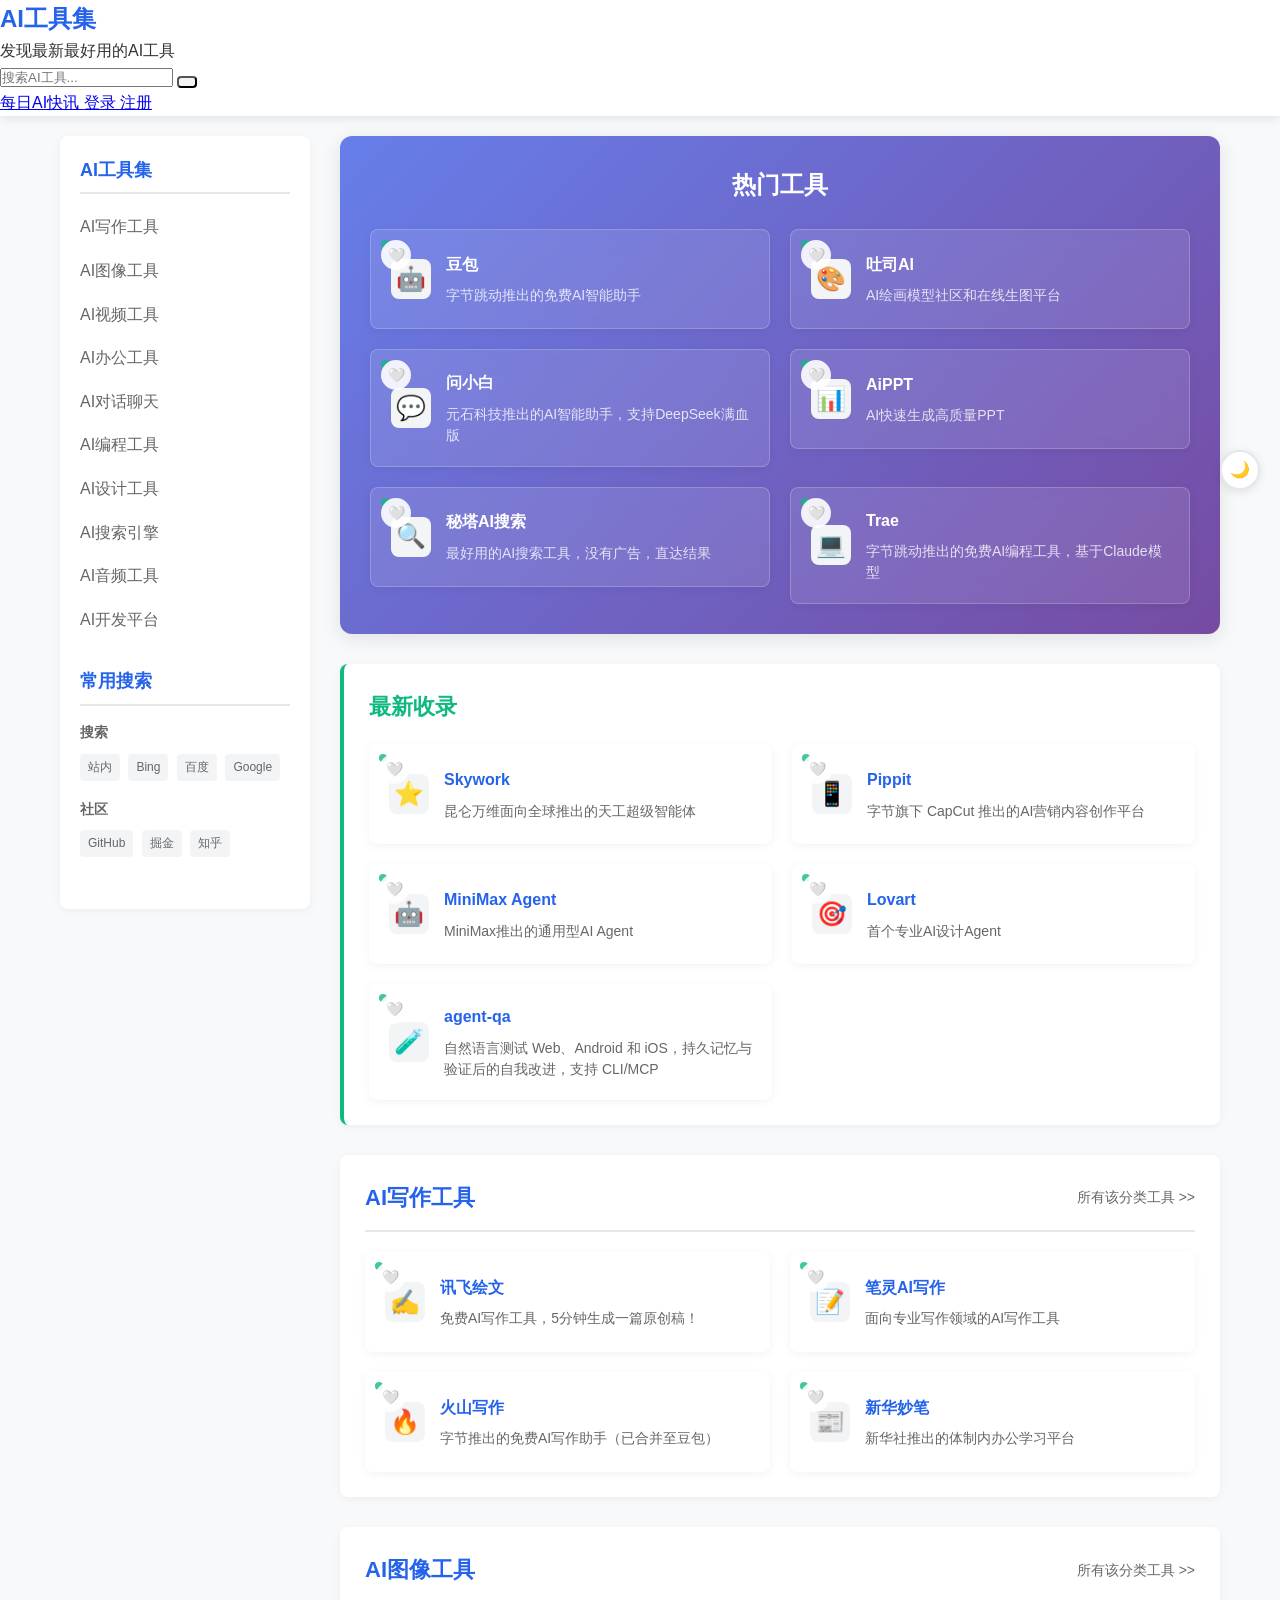
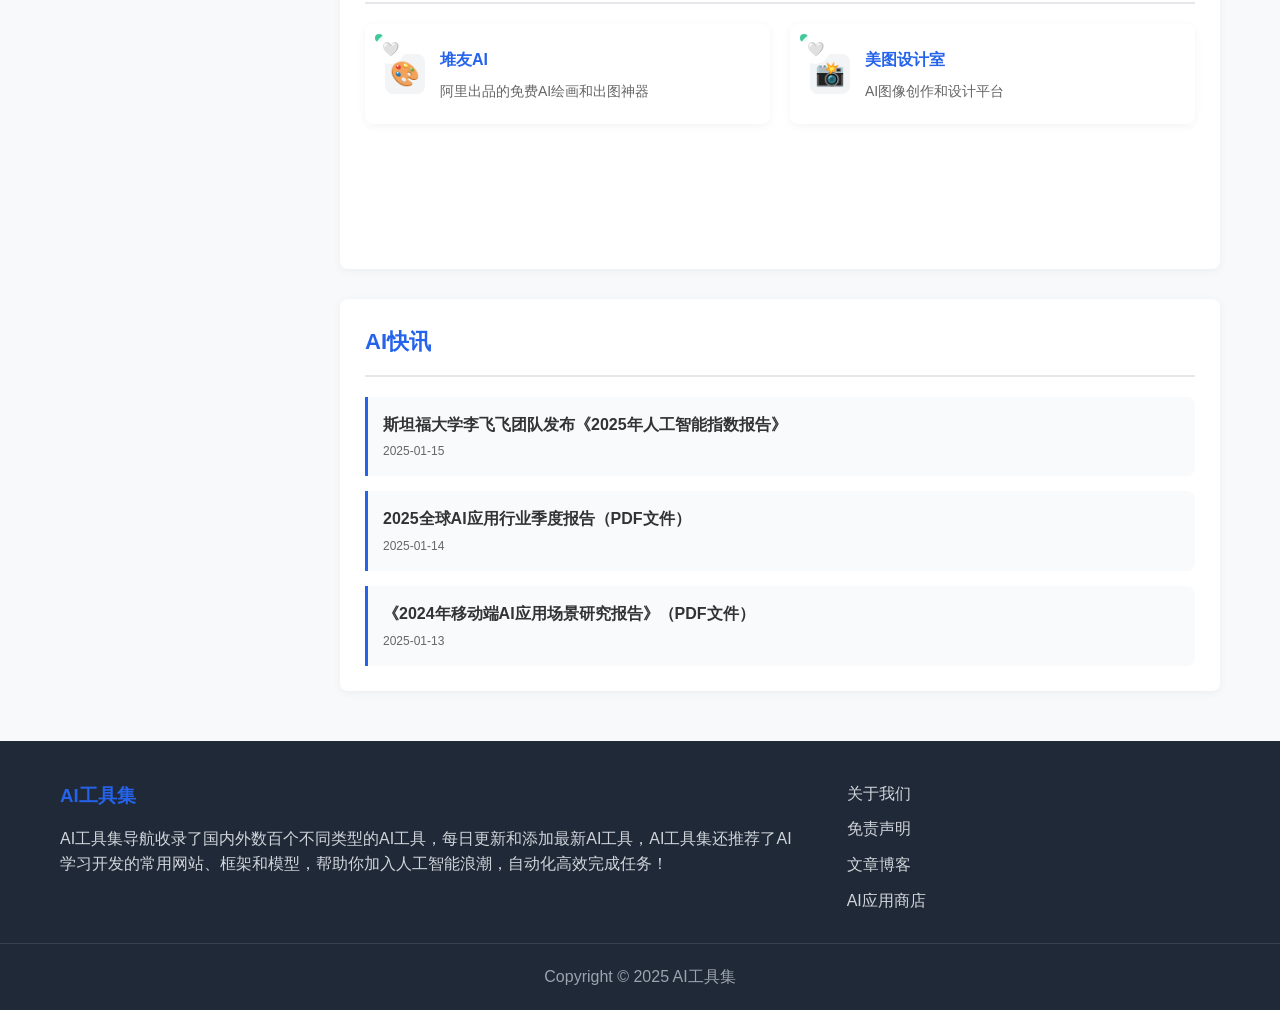
<file: index.html>
<!DOCTYPE html>
<html lang="zh-CN">
<head>
    <meta charset="UTF-8">
    <meta name="viewport" content="width=device-width, initial-scale=1.0">
    <title>AI工具集 - 最全面的AI工具导航网站</title>
    <meta name="description" content="AI工具集导航收录了国内外数百个不同类型的AI工具，每日更新和添加最新AI工具">
    <link rel="stylesheet" href="styles.css">
    <link rel="icon" href="data:image/svg+xml,<svg xmlns='http://www.w3.org/2000/svg' viewBox='0 0 100 100'><text y='.9em' font-size='90'>🤖</text></svg>">
</head>
<body>
    <!-- 顶部导航 -->
    <header class="header">
        <div class="header-left">
            <div class="logo">
                <h1>AI工具集</h1>
                <p>发现最新最好用的AI工具</p>
            </div>
        </div>
        <div class="header-center">
            <div class="search-container">
                <input type="text" id="searchInput" placeholder="搜索AI工具...">
                <button class="search-btn" onclick="searchTools()">
                    <i class="fas fa-search"></i>
                </button>
            </div>
        </div>
        <div class="header-right">
            <nav class="nav-links">
                <a href="news.html" class="nav-link">
                    <i class="fas fa-newspaper"></i>
                    每日AI快讯
                </a>
                <a href="login.html" class="nav-link">
                    <i class="fas fa-user"></i>
                    登录
                </a>
                <a href="register.html" class="nav-link">
                    <i class="fas fa-user-plus"></i>
                    注册
                </a>
                <a href="admin.html" class="nav-link admin-link" style="display: none;">
                    <i class="fas fa-cog"></i>
                    管理后台
                </a>
            </nav>
        </div>
    </header>

    <!-- 主要内容区域 -->
    <main class="main-content">
        <!-- 侧边栏 -->
        <aside class="sidebar">
            <div class="sidebar-section">
                <h3>AI工具集</h3>
                <ul class="category-list">
                    <li><a href="#writing">AI写作工具</a></li>
                    <li><a href="#image">AI图像工具</a></li>
                    <li><a href="#video">AI视频工具</a></li>
                    <li><a href="#office">AI办公工具</a></li>
                    <li><a href="#chat">AI对话聊天</a></li>
                    <li><a href="#coding">AI编程工具</a></li>
                    <li><a href="#design">AI设计工具</a></li>
                    <li><a href="#search">AI搜索引擎</a></li>
                    <li><a href="#audio">AI音频工具</a></li>
                    <li><a href="#platform">AI开发平台</a></li>
                </ul>
            </div>

            <div class="sidebar-section">
                <h3>常用搜索</h3>
                <div class="search-links">
                    <div class="search-group">
                        <h4>搜索</h4>
                        <a href="#" class="search-btn">站内</a>
                        <a href="#" class="search-btn">Bing</a>
                        <a href="#" class="search-btn">百度</a>
                        <a href="#" class="search-btn">Google</a>
                    </div>
                    <div class="search-group">
                        <h4>社区</h4>
                        <a href="#" class="search-btn">GitHub</a>
                        <a href="#" class="search-btn">掘金</a>
                        <a href="#" class="search-btn">知乎</a>
                    </div>
                </div>
            </div>
        </aside>

        <!-- 主内容区 -->
        <div class="content-area">
            <!-- 热门工具区域 -->
            <section class="featured-tools">
                <h2>热门工具</h2>
                <div class="tools-grid">
                    <a href="https://www.doubao.com" target="_blank" class="tool-card-link">
                        <div class="tool-card">
                            <div class="tool-icon">🤖</div>
                            <div class="tool-info">
                                <h3>豆包</h3>
                                <p>字节跳动推出的免费AI智能助手</p>
                            </div>
                            <div class="external-link-icon">🔗</div>
                        </div>
                    </a>
                    <a href="https://tusi.art" target="_blank" class="tool-card-link">
                        <div class="tool-card">
                            <div class="tool-icon">🎨</div>
                            <div class="tool-info">
                                <h3>吐司AI</h3>
                                <p>AI绘画模型社区和在线生图平台</p>
                            </div>
                            <div class="external-link-icon">🔗</div>
                        </div>
                    </a>
                    <a href="https://www.askxiaobai.com" target="_blank" class="tool-card-link">
                        <div class="tool-card">
                            <div class="tool-icon">💬</div>
                            <div class="tool-info">
                                <h3>问小白</h3>
                                <p>元石科技推出的AI智能助手，支持DeepSeek满血版</p>
                            </div>
                            <div class="external-link-icon">🔗</div>
                        </div>
                    </a>
                    <a href="https://www.aippt.cn" target="_blank" class="tool-card-link">
                        <div class="tool-card">
                            <div class="tool-icon">📊</div>
                            <div class="tool-info">
                                <h3>AiPPT</h3>
                                <p>AI快速生成高质量PPT</p>
                            </div>
                            <div class="external-link-icon">🔗</div>
                        </div>
                    </a>
                    <a href="https://metaso.cn" target="_blank" class="tool-card-link">
                        <div class="tool-card">
                            <div class="tool-icon">🔍</div>
                            <div class="tool-info">
                                <h3>秘塔AI搜索</h3>
                                <p>最好用的AI搜索工具，没有广告，直达结果</p>
                            </div>
                            <div class="external-link-icon">🔗</div>
                        </div>
                    </a>
                    <a href="https://trae.to" target="_blank" class="tool-card-link">
                        <div class="tool-card">
                            <div class="tool-icon">💻</div>
                            <div class="tool-info">
                                <h3>Trae</h3>
                                <p>字节跳动推出的免费AI编程工具，基于Claude模型</p>
                            </div>
                            <div class="external-link-icon">🔗</div>
                        </div>
                    </a>
                </div>
            </section>

            <!-- 最新收录 -->
            <section class="latest-tools">
                <h2>最新收录</h2>
                <div class="tools-grid">
                    <a href="https://www.tiangong.cn" target="_blank" class="tool-card-link">
                        <div class="tool-card">
                            <div class="tool-icon">⭐</div>
                            <div class="tool-info">
                                <h3>Skywork</h3>
                                <p>昆仑万维面向全球推出的天工超级智能体</p>
                            </div>
                            <div class="external-link-icon">🔗</div>
                        </div>
                    </a>
                    <a href="https://www.capcut.com" target="_blank" class="tool-card-link">
                        <div class="tool-card">
                            <div class="tool-icon">📱</div>
                            <div class="tool-info">
                                <h3>Pippit</h3>
                                <p>字节旗下 CapCut 推出的AI营销内容创作平台</p>
                            </div>
                            <div class="external-link-icon">🔗</div>
                        </div>
                    </a>
                    <a href="https://www.minimaxi.com" target="_blank" class="tool-card-link">
                        <div class="tool-card">
                            <div class="tool-icon">🤖</div>
                            <div class="tool-info">
                                <h3>MiniMax Agent</h3>
                                <p>MiniMax推出的通用型AI Agent</p>
                            </div>
                            <div class="external-link-icon">🔗</div>
                        </div>
                    </a>
                    <a href="https://lovart.ai" target="_blank" class="tool-card-link">
                        <div class="tool-card">
                            <div class="tool-icon">🎯</div>
                            <div class="tool-info">
                                <h3>Lovart</h3>
                                <p>首个专业AI设计Agent</p>
                            </div>
                            <div class="external-link-icon">🔗</div>
                        </div>
                    </a>
                    <a href="https://vostride.com" target="_blank" class="tool-card-link">
                        <div class="tool-card">
                            <div class="tool-icon">🧪</div>
                            <div class="tool-info">
                                <h3>agent-qa</h3>
                                <p>自然语言测试 Web、Android 和 iOS，持久记忆与验证后的自我改进，支持 CLI/MCP</p>
                            </div>
                            <div class="external-link-icon">🔗</div>
                        </div>
                    </a>
                </div>
            </section>

            <!-- AI写作工具分类 -->
            <section id="writing" class="category-section">
                <div class="category-header">
                    <h2>AI写作工具</h2>
                    <a href="#" class="view-all">所有该分类工具 >></a>
                </div>
                <div class="tools-grid">
                    <a href="https://huiwen.iflyrec.com" target="_blank" class="tool-card-link">
                        <div class="tool-card">
                            <div class="tool-icon">✍️</div>
                            <div class="tool-info">
                                <h3>讯飞绘文</h3>
                                <p>免费AI写作工具，5分钟生成一篇原创稿！</p>
                            </div>
                            <div class="external-link-icon">🔗</div>
                        </div>
                    </a>
                    <a href="https://ibiling.cn" target="_blank" class="tool-card-link">
                        <div class="tool-card">
                            <div class="tool-icon">📝</div>
                            <div class="tool-info">
                                <h3>笔灵AI写作</h3>
                                <p>面向专业写作领域的AI写作工具</p>
                            </div>
                            <div class="external-link-icon">🔗</div>
                        </div>
                    </a>
                    <a href="https://www.doubao.com" target="_blank" class="tool-card-link">
                        <div class="tool-card">
                            <div class="tool-icon">🔥</div>
                            <div class="tool-info">
                                <h3>火山写作</h3>
                                <p>字节推出的免费AI写作助手（已合并至豆包）</p>
                            </div>
                            <div class="external-link-icon">🔗</div>
                        </div>
                    </a>
                    <a href="https://miaobi.xinhua.org" target="_blank" class="tool-card-link">
                        <div class="tool-card">
                            <div class="tool-icon">📰</div>
                            <div class="tool-info">
                                <h3>新华妙笔</h3>
                                <p>新华社推出的体制内办公学习平台</p>
                            </div>
                            <div class="external-link-icon">🔗</div>
                        </div>
                    </a>
                </div>
            </section>

            <!-- AI图像工具分类 -->
            <section id="image" class="category-section">
                <div class="category-header">
                    <h2>AI图像工具</h2>
                    <a href="#" class="view-all">所有该分类工具 >></a>
                </div>
                <div class="tools-grid">
                    <a href="https://d.design" target="_blank" class="tool-card-link">
                        <div class="tool-card">
                            <div class="tool-icon">🎨</div>
                            <div class="tool-info">
                                <h3>堆友AI</h3>
                                <p>阿里出品的免费AI绘画和出图神器</p>
                            </div>
                            <div class="external-link-icon">🔗</div>
                        </div>
                    </a>
                    <a href="https://design.meitu.com" target="_blank" class="tool-card-link">
                        <div class="tool-card">
                            <div class="tool-icon">📸</div>
                            <div class="tool-info">
                                <h3>美图设计室</h3>
                                <p>AI图像创作和设计平台</p>
                            </div>
                            <div class="external-link-icon">🔗</div>
                        </div>
                    </a>
                    <a href="https://www.gaoding.com" target="_blank" class="tool-card-link">
                        <div class="tool-card">
                            <div class="tool-icon">🖼️</div>
                            <div class="tool-info">
                                <h3>稿定AI设计</h3>
                                <p>一站式AI设计与灵感创作平台</p>
                            </div>
                            <div class="external-link-icon">🔗</div>
                        </div>
                    </a>
                    <a href="https://www.huiwa.com" target="_blank" class="tool-card-link">
                        <div class="tool-card">
                            <div class="tool-icon">🐸</div>
                            <div class="tool-info">
                                <h3>绘蛙</h3>
                                <p>AI电商营销工具，免费生成商品图和种草文案</p>
                            </div>
                            <div class="external-link-icon">🔗</div>
                        </div>
                    </a>
                </div>
            </section>

            <!-- AI快讯区域 -->
            <section class="news-section">
                <h2>AI快讯</h2>
                <div class="news-list">
                    <div class="news-item">
                        <h3>斯坦福大学李飞飞团队发布《2025年人工智能指数报告》</h3>
                        <p class="news-date">2025-01-15</p>
                    </div>
                    <div class="news-item">
                        <h3>2025全球AI应用行业季度报告（PDF文件）</h3>
                        <p class="news-date">2025-01-14</p>
                    </div>
                    <div class="news-item">
                        <h3>《2024年移动端AI应用场景研究报告》（PDF文件）</h3>
                        <p class="news-date">2025-01-13</p>
                    </div>
                </div>
            </section>
        </div>
    </main>

    <!-- 页脚 -->
    <footer class="footer">
        <div class="footer-content">
            <div class="footer-section">
                <h3>AI工具集</h3>
                <p>AI工具集导航收录了国内外数百个不同类型的AI工具，每日更新和添加最新AI工具，AI工具集还推荐了AI学习开发的常用网站、框架和模型，帮助你加入人工智能浪潮，自动化高效完成任务！</p>
            </div>
            <div class="footer-links">
                <a href="#">关于我们</a>
                <a href="#">免责声明</a>
                <a href="#">文章博客</a>
                <a href="#">AI应用商店</a>
            </div>
        </div>
        <div class="footer-bottom">
            <p>Copyright © 2025 AI工具集</p>
        </div>
    </footer>

    <script src="script.js"></script>
</body>
</html>
</file>
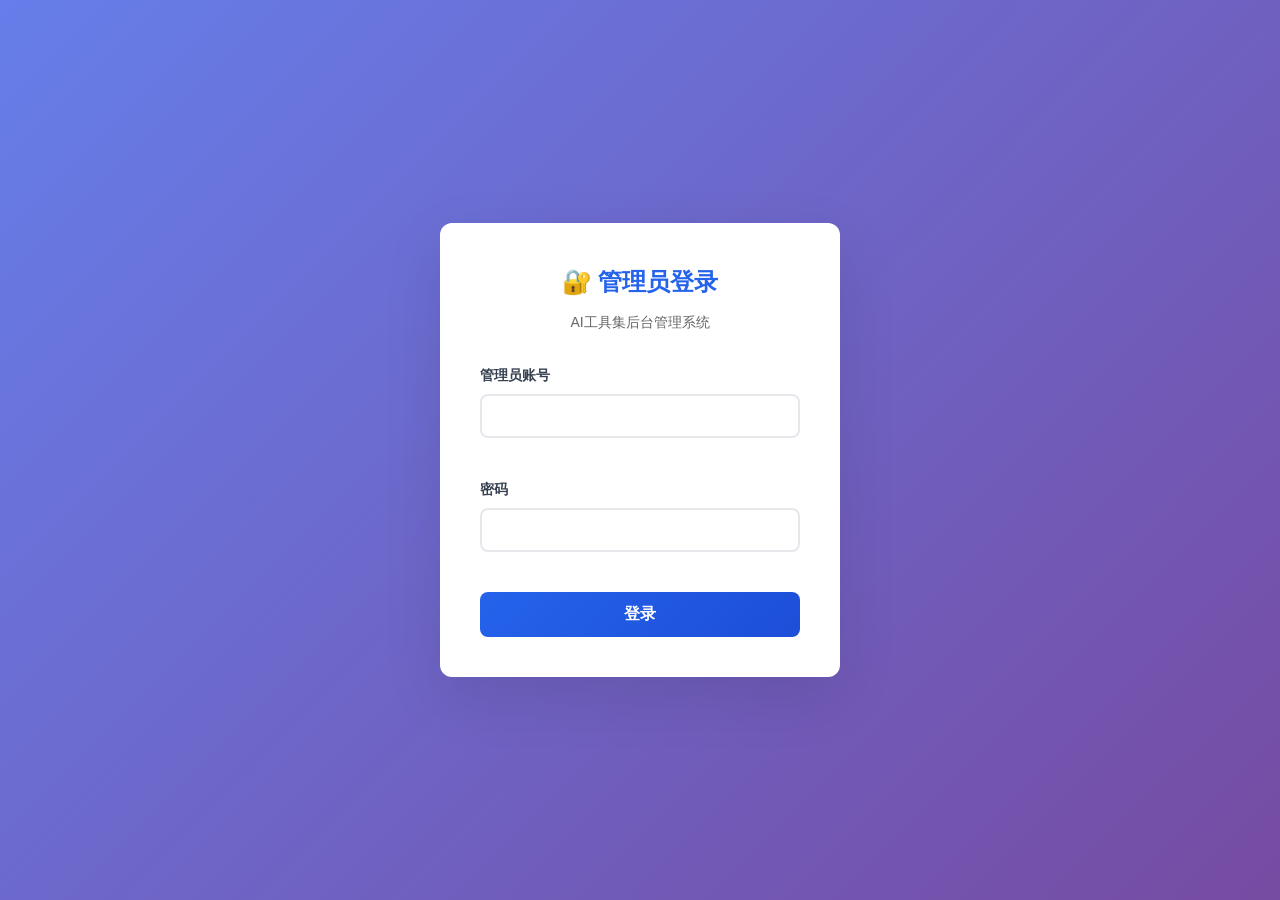
<file: admin.html>
<!DOCTYPE html>
<html lang="zh-CN">
<head>
    <meta charset="UTF-8">
    <meta name="viewport" content="width=device-width, initial-scale=1.0">
    <title>管理员后台 - AI工具集</title>
    <link rel="stylesheet" href="styles.css">
    <link rel="stylesheet" href="admin.css">
    <link rel="icon" href="data:image/svg+xml,<svg xmlns='http://www.w3.org/2000/svg' viewBox='0 0 100 100'><text y='.9em' font-size='90'>🤖</text></svg>">
</head>
<body>
    <!-- 管理员登录界面 -->
    <div id="loginSection" class="admin-login">
        <div class="login-container">
            <div class="login-header">
                <h2>🔐 管理员登录</h2>
                <p>AI工具集后台管理系统</p>
            </div>
            <form id="adminLoginForm" class="login-form">
                <div class="form-group">
                    <label for="adminUsername">管理员账号</label>
                    <input type="text" id="adminUsername" required>
                </div>
                <div class="form-group">
                    <label for="adminPassword">密码</label>
                    <input type="password" id="adminPassword" required>
                </div>
                <button type="submit" class="login-btn">登录</button>
            </form>
        </div>
    </div>

    <!-- 管理员后台界面 -->
    <div id="adminPanel" class="admin-panel" style="display: none;">
        <!-- 顶部导航 -->
        <header class="admin-header">
            <div class="admin-nav">
                <h1>🤖 AI工具集管理后台</h1>
                <div class="admin-user">
                    <span id="adminUserName">管理员</span>
                    <button id="logoutBtn" class="logout-btn">退出登录</button>
                </div>
            </div>
        </header>

        <!-- 侧边栏 -->
        <aside class="admin-sidebar">
            <nav class="admin-menu">
                <ul>
                    <li><a href="#news" class="menu-item active" data-section="news">📰 每日AI快讯</a></li>
                    <li><a href="#tools" class="menu-item" data-section="tools">🛠️ 工具管理</a></li>
                    <li><a href="#users" class="menu-item" data-section="users">👥 用户管理</a></li>
                    <li><a href="#settings" class="menu-item" data-section="settings">⚙️ 系统设置</a></li>
                </ul>
            </nav>
        </aside>

        <!-- 主内容区 -->
        <main class="admin-main">
            <!-- 每日AI快讯管理 -->
            <section id="newsSection" class="admin-section active">
                <div class="section-header">
                    <h2>📰 每日AI快讯管理</h2>
                    <button id="addNewsBtn" class="add-btn">+ 添加快讯</button>
                </div>

                <!-- 快讯统计 -->
                <div class="stats-grid">
                    <div class="stat-card">
                        <div class="stat-icon">📊</div>
                        <div class="stat-info">
                            <h3 id="totalNews">0</h3>
                            <p>总快讯数</p>
                        </div>
                    </div>
                    <div class="stat-card">
                        <div class="stat-icon">📅</div>
                        <div class="stat-info">
                            <h3 id="todayNews">0</h3>
                            <p>今日发布</p>
                        </div>
                    </div>
                    <div class="stat-card">
                        <div class="stat-icon">👀</div>
                        <div class="stat-info">
                            <h3 id="totalViews">0</h3>
                            <p>总浏览量</p>
                        </div>
                    </div>
                </div>

                <!-- 快讯列表 -->
                <div class="news-management">
                    <div class="news-filters">
                        <input type="text" id="newsSearch" placeholder="搜索快讯...">
                        <select id="newsFilter">
                            <option value="all">全部状态</option>
                            <option value="published">已发布</option>
                            <option value="draft">草稿</option>
                        </select>
                        <select id="dateFilter">
                            <option value="all">全部时间</option>
                            <option value="today">今天</option>
                            <option value="week">本周</option>
                            <option value="month">本月</option>
                        </select>
                    </div>

                    <div class="news-list" id="newsList">
                        <!-- 快讯列表将通过JavaScript动态生成 -->
                    </div>
                </div>
            </section>

            <!-- 其他管理模块 -->
            <section id="toolsSection" class="admin-section">
                <h2>🛠️ 工具管理</h2>
                <p>工具管理功能开发中...</p>
            </section>

            <section id="usersSection" class="admin-section">
                <h2>👥 用户管理</h2>
                <p>用户管理功能开发中...</p>
            </section>

            <section id="settingsSection" class="admin-section">
                <h2>⚙️ 系统设置</h2>
                <p>系统设置功能开发中...</p>
            </section>
        </main>
    </div>

    <!-- 添加/编辑快讯模态框 -->
    <div id="newsModal" class="modal">
        <div class="modal-content">
            <div class="modal-header">
                <h3 id="modalTitle">添加AI快讯</h3>
                <button class="close-modal">&times;</button>
            </div>
            <form id="newsForm" class="news-form">
                <div class="form-row">
                    <div class="form-group">
                        <label for="newsTitle">标题 *</label>
                        <input type="text" id="newsTitle" required maxlength="100">
                        <span class="char-count">0/100</span>
                    </div>
                </div>

                <div class="form-row">
                    <div class="form-group">
                        <label for="newsCategory">分类</label>
                        <select id="newsCategory">
                            <option value="产品发布">产品发布</option>
                            <option value="技术突破">技术突破</option>
                            <option value="融资动态">融资动态</option>
                            <option value="行业动态">行业动态</option>
                            <option value="政策法规">政策法规</option>
                            <option value="其他">其他</option>
                        </select>
                    </div>
                    <div class="form-group">
                        <label for="newsSource">来源</label>
                        <input type="text" id="newsSource" placeholder="如：OpenAI、谷歌等">
                    </div>
                </div>

                <div class="form-group">
                    <label for="newsContent">内容 *</label>
                    <textarea id="newsContent" required rows="6" placeholder="请输入快讯内容..."></textarea>
                    <div class="content-tools">
                        <button type="button" class="tool-btn" onclick="insertText('**', '**')"><b>B</b></button>
                        <button type="button" class="tool-btn" onclick="insertText('*', '*')"><i>I</i></button>
                        <button type="button" class="tool-btn" onclick="insertText('[', '](url)')">🔗</button>
                    </div>
                </div>

                <div class="form-group">
                    <label for="newsUrl">相关链接</label>
                    <input type="url" id="newsUrl" placeholder="https://example.com">
                    <button type="button" id="extractFromUrl" class="extract-btn">从URL提取信息</button>
                </div>

                <div class="form-row">
                    <div class="form-group">
                        <label for="newsTags">标签</label>
                        <input type="text" id="newsTags" placeholder="用逗号分隔，如：AI,GPT,机器学习">
                    </div>
                    <div class="form-group">
                        <label for="newsStatus">状态</label>
                        <select id="newsStatus">
                            <option value="published">立即发布</option>
                            <option value="draft">保存为草稿</option>
                        </select>
                    </div>
                </div>

                <div class="form-group">
                    <label for="newsImage">配图URL（可选）</label>
                    <input type="url" id="newsImage" placeholder="https://example.com/image.jpg">
                </div>

                <div class="form-actions">
                    <button type="button" class="cancel-btn" onclick="closeModal()">取消</button>
                    <button type="submit" class="submit-btn">
                        <span class="btn-text">发布快讯</span>
                        <span class="btn-loading" style="display: none;">
                            <span class="loading-spinner"></span>
                            发布中...
                        </span>
                    </button>
                </div>
            </form>
        </div>
    </div>

    <script src="admin.js"></script>
</body>
</html>
</file>
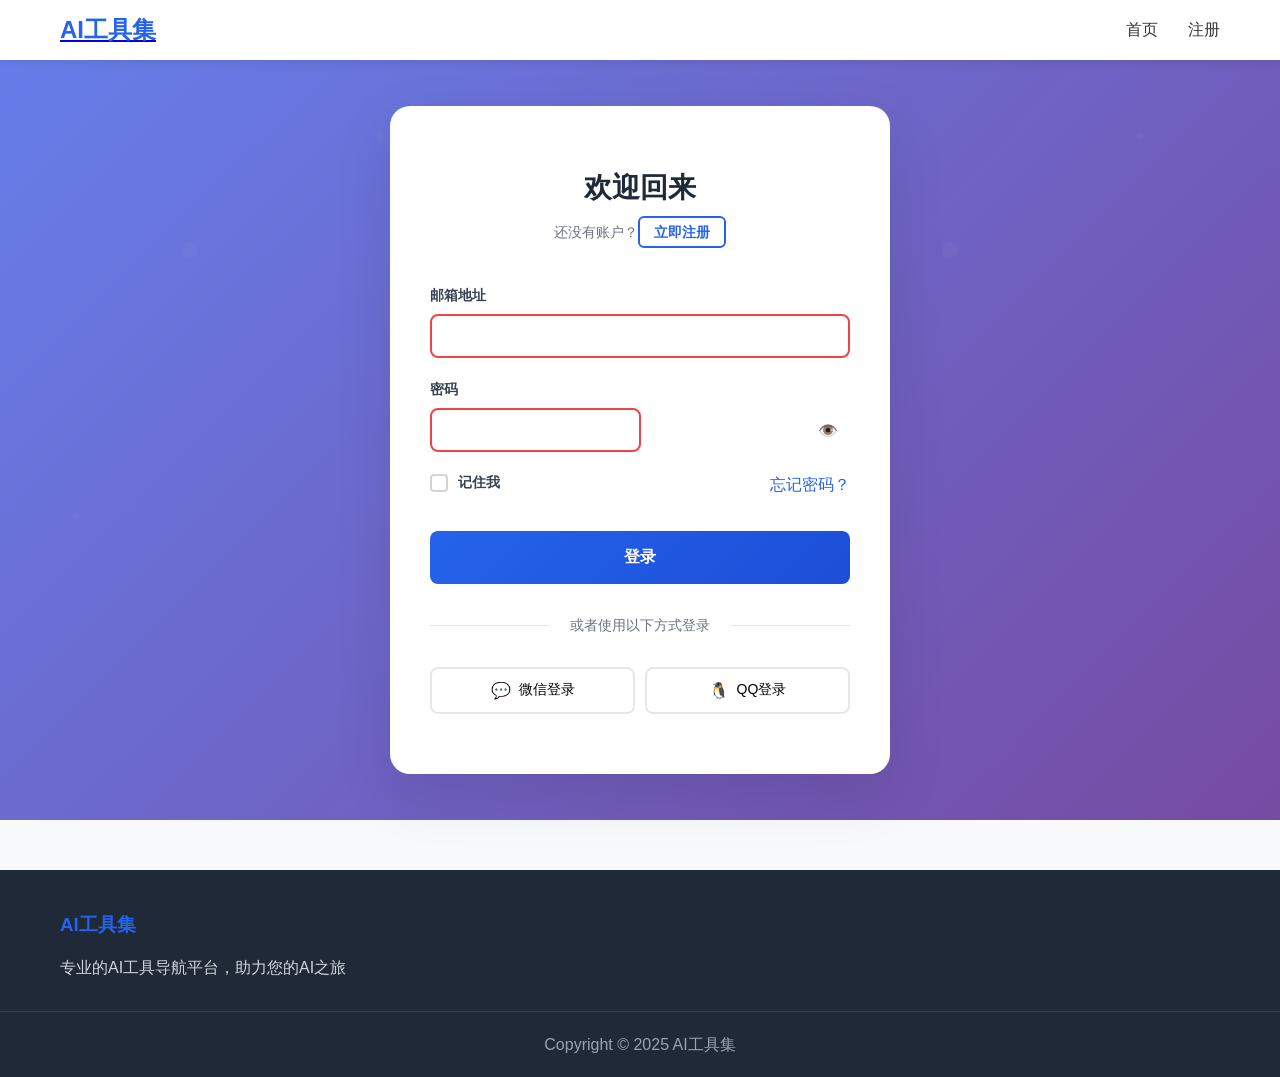
<file: login.html>
<!DOCTYPE html>
<html lang="zh-CN">
<head>
    <meta charset="UTF-8">
    <meta name="viewport" content="width=device-width, initial-scale=1.0">
    <title>用户登录 - AI工具集</title>
    <link rel="stylesheet" href="styles.css">
    <link rel="stylesheet" href="register.css">
    <link rel="icon" href="data:image/svg+xml,<svg xmlns='http://www.w3.org/2000/svg' viewBox='0 0 100 100'><text y='.9em' font-size='90'>🤖</text></svg>">
</head>
<body>
    <header class="header">
        <nav class="nav-container">
            <div class="logo">
                <a href="index.html">
                    <h1>AI工具集</h1>
                </a>
            </div>
            <ul class="nav-menu">
                <li><a href="index.html">首页</a></li>
                <li><a href="register.html">注册</a></li>
            </ul>
        </nav>
    </header>

    <main class="register-main">
        <div class="register-container" style="grid-template-columns: 1fr; max-width: 500px;">
            <div class="register-form-container">
                <div class="form-header">
                    <h2>欢迎回来</h2>
                    <p>还没有账户？<a href="register.html" class="login-link">立即注册</a></p>
                </div>

                <form class="register-form" id="loginForm">
                    <div class="form-group">
                        <label for="loginEmail">邮箱地址</label>
                        <input type="email" id="loginEmail" name="email" required>
                    </div>

                    <div class="form-group">
                        <label for="loginPassword">密码</label>
                        <div class="password-input">
                            <input type="password" id="loginPassword" name="password" required>
                            <button type="button" class="password-toggle">
                                <span class="eye-icon">👁️</span>
                            </button>
                        </div>
                    </div>

                    <div class="form-group checkbox-group">
                        <label class="checkbox-label">
                            <input type="checkbox" id="rememberMe" name="rememberMe">
                            <span class="checkmark"></span>
                            记住我
                        </label>
                        <a href="#" class="link" style="margin-left: auto;">忘记密码？</a>
                    </div>

                    <button type="submit" class="register-btn">
                        <span class="btn-text">登录</span>
                        <span class="btn-loading" style="display: none;">
                            <span class="loading-spinner"></span>
                            登录中...
                        </span>
                    </button>
                </form>

                <div class="divider">
                    <span>或者使用以下方式登录</span>
                </div>

                <div class="social-register">
                    <button class="social-btn wechat-btn">
                        <span class="social-icon">💬</span>
                        微信登录
                    </button>
                    <button class="social-btn qq-btn">
                        <span class="social-icon">🐧</span>
                        QQ登录
                    </button>
                </div>
            </div>
        </div>
    </main>

    <footer class="footer">
        <div class="footer-content">
            <div class="footer-section">
                <h3>AI工具集</h3>
                <p>专业的AI工具导航平台，助力您的AI之旅</p>
            </div>
        </div>
        <div class="footer-bottom">
            <p>Copyright © 2025 AI工具集</p>
        </div>
    </footer>

    <script>
        // 简单的登录功能
        document.getElementById('loginForm').addEventListener('submit', function(e) {
            e.preventDefault();
            
            const email = document.getElementById('loginEmail').value;
            const password = document.getElementById('loginPassword').value;
            
            if (email && password) {
                const btnText = this.querySelector('.btn-text');
                const btnLoading = this.querySelector('.btn-loading');
                const submitBtn = this.querySelector('.register-btn');
                
                btnText.style.display = 'none';
                btnLoading.style.display = 'inline-flex';
                submitBtn.disabled = true;
                
                setTimeout(() => {
                    alert('登录成功！');
                    window.location.href = 'index.html';
                }, 1500);
            }
        });

        // 密码显示切换
        document.querySelector('.password-toggle').addEventListener('click', function() {
            const passwordInput = document.getElementById('loginPassword');
            const type = passwordInput.getAttribute('type') === 'password' ? 'text' : 'password';
            passwordInput.setAttribute('type', type);
            
            const eyeIcon = this.querySelector('.eye-icon');
            eyeIcon.textContent = type === 'password' ? '👁️' : '🙈';
        });
    </script>
</body>
</html>
</file>
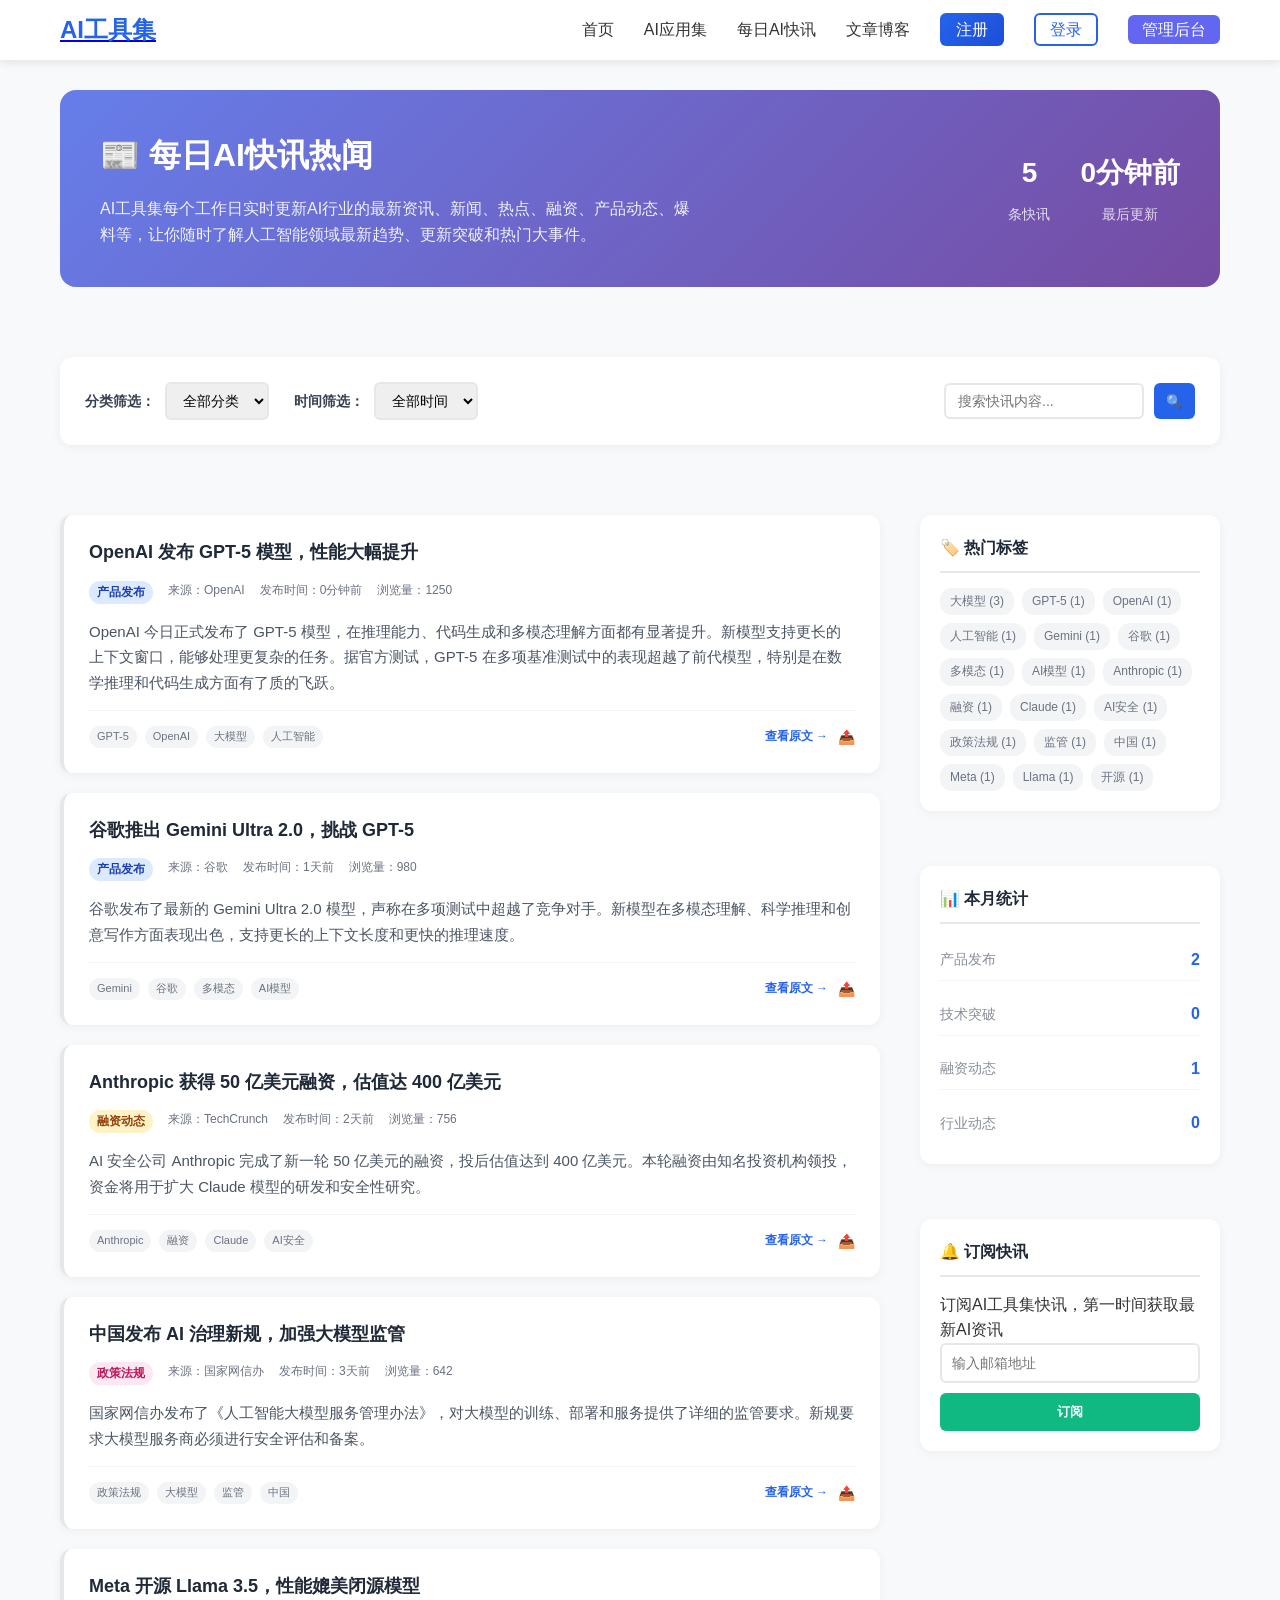
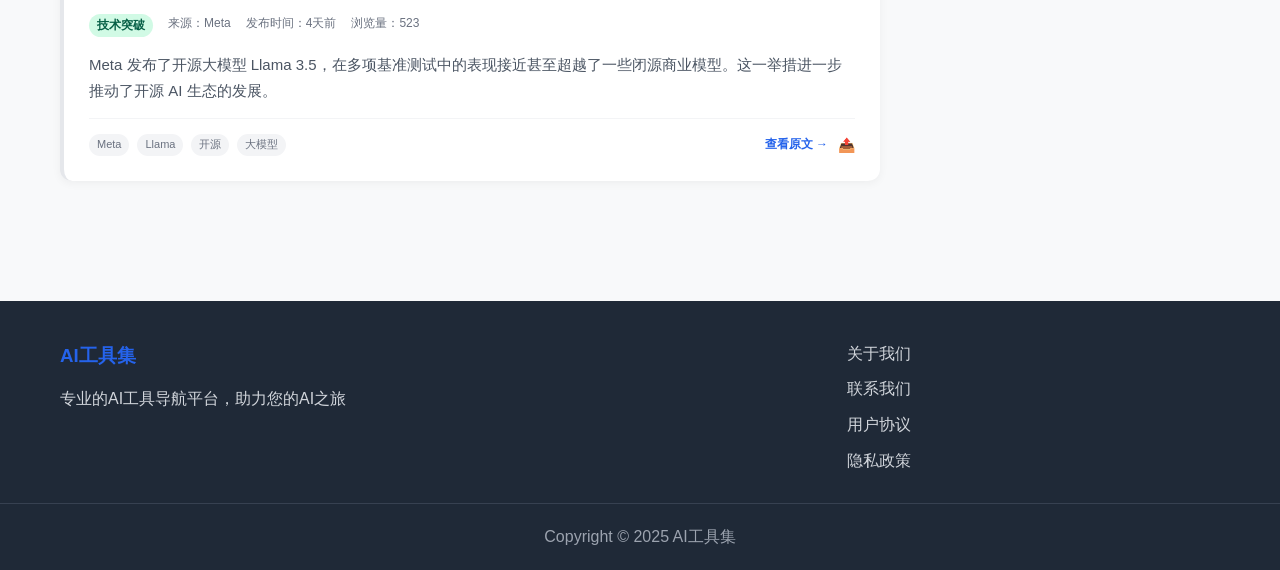
<file: news.html>
<!DOCTYPE html>
<html lang="zh-CN">
<head>
    <meta charset="UTF-8">
    <meta name="viewport" content="width=device-width, initial-scale=1.0">
    <title>每日AI快讯 - AI工具集</title>
    <link rel="stylesheet" href="styles.css">
    <link rel="stylesheet" href="news.css">
    <link rel="icon" href="data:image/svg+xml,<svg xmlns='http://www.w3.org/2000/svg' viewBox='0 0 100 100'><text y='.9em' font-size='90'>🤖</text></svg>">
</head>
<body>
    <!-- 顶部导航 -->
    <header class="header">
        <nav class="nav-container">
            <div class="logo">
                <a href="index.html">
                    <h1>AI工具集</h1>
                </a>
            </div>
            <ul class="nav-menu">
                <li><a href="index.html">首页</a></li>
                <li><a href="#apps">AI应用集</a></li>
                <li><a href="news.html" class="active">每日AI快讯</a></li>
                <li><a href="#blog">文章博客</a></li>
                <li><a href="register.html" class="register-link">注册</a></li>
                <li><a href="login.html" class="login-link">登录</a></li>
                <li><a href="admin.html" class="admin-link">管理后台</a></li>
            </ul>
            <div class="hamburger">
                <span></span>
                <span></span>
                <span></span>
            </div>
        </nav>
    </header>

    <!-- 快讯主体内容 -->
    <main class="news-main">
        <div class="news-container">
            <!-- 快讯头部 -->
            <div class="news-header">
                <div class="news-title-section">
                    <h1>📰 每日AI快讯热闻</h1>
                    <p class="news-subtitle">AI工具集每个工作日实时更新AI行业的最新资讯、新闻、热点、融资、产品动态、爆料等，让你随时了解人工智能领域最新趋势、更新突破和热门大事件。</p>
                </div>
                
                <div class="news-stats">
                    <div class="stat-item">
                        <span class="stat-number" id="newsCount">0</span>
                        <span class="stat-label">条快讯</span>
                    </div>
                    <div class="stat-item">
                        <span class="stat-number" id="updateTime">--</span>
                        <span class="stat-label">最后更新</span>
                    </div>
                </div>
            </div>

            <!-- 快讯筛选 -->
            <div class="news-filters">
                <div class="filter-group">
                    <label>分类筛选：</label>
                    <select id="categoryFilter">
                        <option value="all">全部分类</option>
                        <option value="产品发布">产品发布</option>
                        <option value="技术突破">技术突破</option>
                        <option value="融资动态">融资动态</option>
                        <option value="行业动态">行业动态</option>
                        <option value="政策法规">政策法规</option>
                        <option value="其他">其他</option>
                    </select>
                </div>
                
                <div class="filter-group">
                    <label>时间筛选：</label>
                    <select id="timeFilter">
                        <option value="all">全部时间</option>
                        <option value="today">今天</option>
                        <option value="week">本周</option>
                        <option value="month">本月</option>
                    </select>
                </div>
                
                <div class="search-group">
                    <input type="text" id="newsSearch" placeholder="搜索快讯内容...">
                    <button id="searchBtn">🔍</button>
                </div>
            </div>

            <!-- 快讯列表 -->
            <div class="news-content">
                <div id="newsList" class="news-list">
                    <!-- 快讯内容将通过JavaScript动态加载 -->
                </div>
                
                <!-- 加载更多 -->
                <div class="load-more-section">
                    <button id="loadMoreBtn" class="load-more-btn">加载更多快讯</button>
                </div>
            </div>

            <!-- 侧边栏 -->
            <aside class="news-sidebar">
                <!-- 热门标签 -->
                <div class="sidebar-section">
                    <h3>🏷️ 热门标签</h3>
                    <div class="tags-cloud" id="tagsCloud">
                        <!-- 标签云将通过JavaScript生成 -->
                    </div>
                </div>

                <!-- 快讯统计 -->
                <div class="sidebar-section">
                    <h3>📊 本月统计</h3>
                    <div class="month-stats">
                        <div class="month-stat-item">
                            <span class="stat-label">产品发布</span>
                            <span class="stat-value" id="productCount">0</span>
                        </div>
                        <div class="month-stat-item">
                            <span class="stat-label">技术突破</span>
                            <span class="stat-value" id="techCount">0</span>
                        </div>
                        <div class="month-stat-item">
                            <span class="stat-label">融资动态</span>
                            <span class="stat-value" id="fundingCount">0</span>
                        </div>
                        <div class="month-stat-item">
                            <span class="stat-label">行业动态</span>
                            <span class="stat-value" id="industryCount">0</span>
                        </div>
                    </div>
                </div>

                <!-- 订阅提醒 -->
                <div class="sidebar-section">
                    <h3>🔔 订阅快讯</h3>
                    <p>订阅AI工具集快讯，第一时间获取最新AI资讯</p>
                    <form id="subscribeForm" class="subscribe-form">
                        <input type="email" placeholder="输入邮箱地址" required>
                        <button type="submit">订阅</button>
                    </form>
                </div>
            </aside>
        </div>
    </main>

    <!-- 页脚 -->
    <footer class="footer">
        <div class="footer-content">
            <div class="footer-section">
                <h3>AI工具集</h3>
                <p>专业的AI工具导航平台，助力您的AI之旅</p>
            </div>
            <div class="footer-links">
                <a href="#">关于我们</a>
                <a href="#">联系我们</a>
                <a href="#">用户协议</a>
                <a href="#">隐私政策</a>
            </div>
        </div>
        <div class="footer-bottom">
            <p>Copyright © 2025 AI工具集</p>
        </div>
    </footer>

    <script src="news.js"></script>
</body>
</html>
</file>
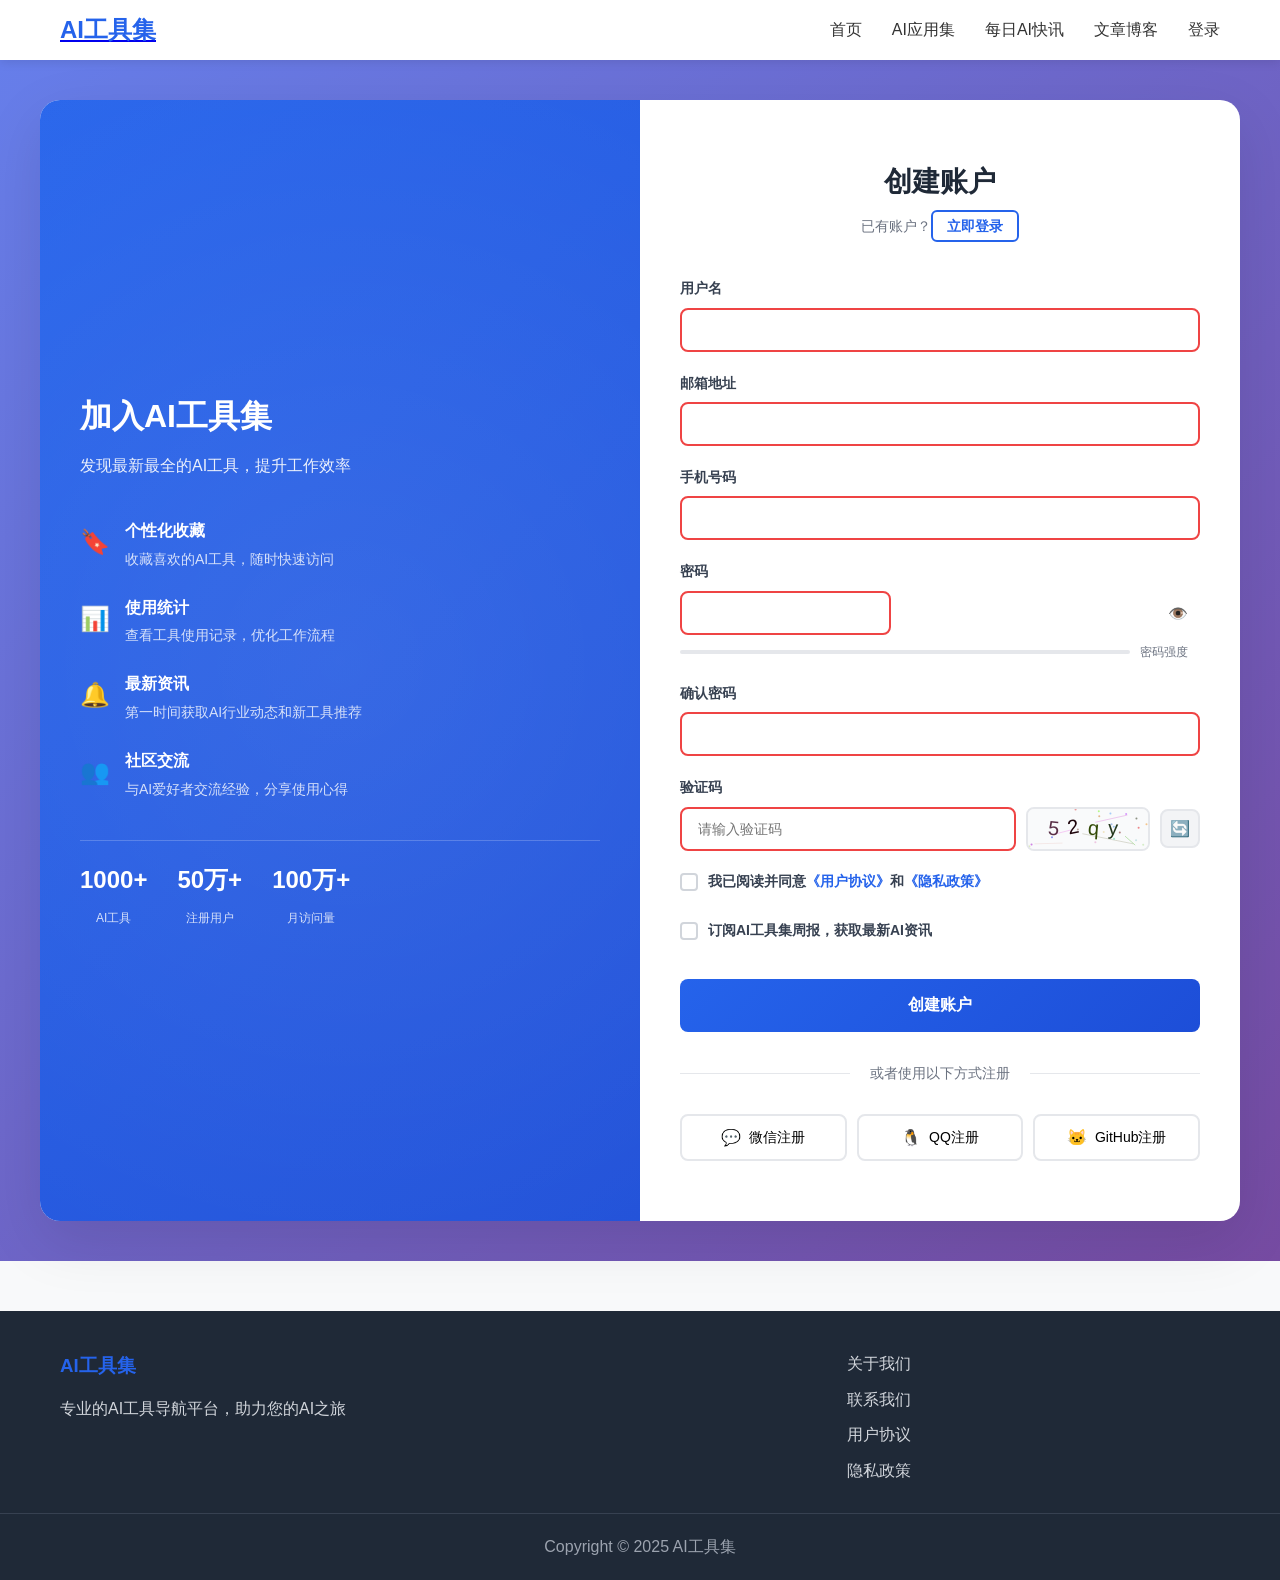
<file: register.html>
<!DOCTYPE html>
<html lang="zh-CN">
<head>
    <meta charset="UTF-8">
    <meta name="viewport" content="width=device-width, initial-scale=1.0">
    <title>用户注册 - AI工具集</title>
    <meta name="description" content="注册AI工具集账户，享受更多个性化服务">
    <link rel="stylesheet" href="styles.css">
    <link rel="stylesheet" href="register.css">
    <link rel="icon" href="data:image/svg+xml,<svg xmlns='http://www.w3.org/2000/svg' viewBox='0 0 100 100'><text y='.9em' font-size='90'>🤖</text></svg>">
</head>
<body>
    <!-- 顶部导航 -->
    <header class="header">
        <nav class="nav-container">
            <div class="logo">
                <a href="index.html">
                    <h1>AI工具集</h1>
                </a>
            </div>
            <ul class="nav-menu">
                <li><a href="index.html">首页</a></li>
                <li><a href="index.html#apps">AI应用集</a></li>
                <li><a href="index.html#news">每日AI快讯</a></li>
                <li><a href="index.html#blog">文章博客</a></li>
                <li><a href="login.html">登录</a></li>
            </ul>
            <div class="hamburger">
                <span></span>
                <span></span>
                <span></span>
            </div>
        </nav>
    </header>

    <!-- 注册主体内容 -->
    <main class="register-main">
        <div class="register-container">
            <!-- 左侧信息区域 -->
            <div class="register-info">
                <div class="info-content">
                    <h2>加入AI工具集</h2>
                    <p class="info-subtitle">发现最新最全的AI工具，提升工作效率</p>
                    
                    <div class="features-list">
                        <div class="feature-item">
                            <div class="feature-icon">🔖</div>
                            <div class="feature-text">
                                <h3>个性化收藏</h3>
                                <p>收藏喜欢的AI工具，随时快速访问</p>
                            </div>
                        </div>
                        <div class="feature-item">
                            <div class="feature-icon">📊</div>
                            <div class="feature-text">
                                <h3>使用统计</h3>
                                <p>查看工具使用记录，优化工作流程</p>
                            </div>
                        </div>
                        <div class="feature-item">
                            <div class="feature-icon">🔔</div>
                            <div class="feature-text">
                                <h3>最新资讯</h3>
                                <p>第一时间获取AI行业动态和新工具推荐</p>
                            </div>
                        </div>
                        <div class="feature-item">
                            <div class="feature-icon">👥</div>
                            <div class="feature-text">
                                <h3>社区交流</h3>
                                <p>与AI爱好者交流经验，分享使用心得</p>
                            </div>
                        </div>
                    </div>

                    <div class="stats">
                        <div class="stat-item">
                            <span class="stat-number">1000+</span>
                            <span class="stat-label">AI工具</span>
                        </div>
                        <div class="stat-item">
                            <span class="stat-number">50万+</span>
                            <span class="stat-label">注册用户</span>
                        </div>
                        <div class="stat-item">
                            <span class="stat-number">100万+</span>
                            <span class="stat-label">月访问量</span>
                        </div>
                    </div>
                </div>
            </div>

            <!-- 右侧注册表单 -->
            <div class="register-form-container">
                <div class="form-header">
                    <h2>创建账户</h2>
                    <p>已有账户？<a href="login.html" class="login-link">立即登录</a></p>
                </div>

                <form class="register-form" id="registerForm">
                    <div class="form-group">
                        <label for="username">用户名</label>
                        <input type="text" id="username" name="username" required>
                        <span class="error-message" id="usernameError"></span>
                    </div>

                    <div class="form-group">
                        <label for="email">邮箱地址</label>
                        <input type="email" id="email" name="email" required>
                        <span class="error-message" id="emailError"></span>
                    </div>

                    <div class="form-group">
                        <label for="phone">手机号码</label>
                        <input type="tel" id="phone" name="phone" required>
                        <span class="error-message" id="phoneError"></span>
                    </div>

                    <div class="form-group">
                        <label for="password">密码</label>
                        <div class="password-input">
                            <input type="password" id="password" name="password" required>
                            <button type="button" class="password-toggle" id="passwordToggle">
                                <span class="eye-icon">👁️</span>
                            </button>
                        </div>
                        <div class="password-strength" id="passwordStrength">
                            <div class="strength-bar">
                                <div class="strength-fill"></div>
                            </div>
                            <span class="strength-text">密码强度</span>
                        </div>
                        <span class="error-message" id="passwordError"></span>
                    </div>

                    <div class="form-group">
                        <label for="confirmPassword">确认密码</label>
                        <input type="password" id="confirmPassword" name="confirmPassword" required>
                        <span class="error-message" id="confirmPasswordError"></span>
                    </div>

                    <div class="form-group">
                        <label for="captcha">验证码</label>
                        <div class="captcha-group">
                            <input type="text" id="captcha" name="captcha" placeholder="请输入验证码" required>
                            <canvas id="captchaCanvas" width="120" height="40"></canvas>
                            <button type="button" id="refreshCaptcha" class="refresh-btn">🔄</button>
                        </div>
                        <span class="error-message" id="captchaError"></span>
                    </div>

                    <div class="form-group checkbox-group">
                        <label class="checkbox-label">
                            <input type="checkbox" id="agreement" name="agreement" required>
                            <span class="checkmark"></span>
                            我已阅读并同意
                            <a href="#" class="link">《用户协议》</a>
                            和
                            <a href="#" class="link">《隐私政策》</a>
                        </label>
                        <span class="error-message" id="agreementError"></span>
                    </div>

                    <div class="form-group checkbox-group">
                        <label class="checkbox-label">
                            <input type="checkbox" id="newsletter" name="newsletter">
                            <span class="checkmark"></span>
                            订阅AI工具集周报，获取最新AI资讯
                        </label>
                    </div>

                    <button type="submit" class="register-btn" id="registerBtn">
                        <span class="btn-text">创建账户</span>
                        <span class="btn-loading" style="display: none;">
                            <span class="loading-spinner"></span>
                            注册中...
                        </span>
                    </button>
                </form>

                <div class="divider">
                    <span>或者使用以下方式注册</span>
                </div>

                <div class="social-register">
                    <button class="social-btn wechat-btn">
                        <span class="social-icon">💬</span>
                        微信注册
                    </button>
                    <button class="social-btn qq-btn">
                        <span class="social-icon">🐧</span>
                        QQ注册
                    </button>
                    <button class="social-btn github-btn">
                        <span class="social-icon">🐱</span>
                        GitHub注册
                    </button>
                </div>
            </div>
        </div>
    </main>

    <!-- 页脚 -->
    <footer class="footer">
        <div class="footer-content">
            <div class="footer-section">
                <h3>AI工具集</h3>
                <p>专业的AI工具导航平台，助力您的AI之旅</p>
            </div>
            <div class="footer-links">
                <a href="#">关于我们</a>
                <a href="#">联系我们</a>
                <a href="#">用户协议</a>
                <a href="#">隐私政策</a>
            </div>
        </div>
        <div class="footer-bottom">
            <p>Copyright © 2025 AI工具集</p>
        </div>
    </footer>

    <script src="register.js"></script>
</body>
</html>
</file>
<file: styles.css>
/* 基础样式重置 */
* {
    margin: 0;
    padding: 0;
    box-sizing: border-box;
}

body {
    font-family: -apple-system, BlinkMacSystemFont, 'Segoe UI', 'PingFang SC', 'Hiragino Sans GB', 'Microsoft YaHei', sans-serif;
    line-height: 1.6;
    color: #333;
    background-color: #f8f9fa;
}

/* 顶部导航 */
.header {
    background: #fff;
    box-shadow: 0 2px 10px rgba(0,0,0,0.1);
    position: sticky;
    top: 0;
    z-index: 1000;
}

.nav-container {
    max-width: 1200px;
    margin: 0 auto;
    display: flex;
    justify-content: space-between;
    align-items: center;
    padding: 0 20px;
    height: 60px;
}

.logo h1 {
    color: #2563eb;
    font-size: 24px;
    font-weight: bold;
}

.nav-menu {
    display: flex;
    list-style: none;
    gap: 30px;
}

.nav-menu a {
    text-decoration: none;
    color: #333;
    font-weight: 500;
    transition: color 0.3s;
}

.nav-menu a:hover {
    color: #2563eb;
}

.hamburger {
    display: none;
    flex-direction: column;
    cursor: pointer;
}

.hamburger span {
    width: 25px;
    height: 3px;
    background: #333;
    margin: 3px 0;
    transition: 0.3s;
}

/* 主要内容布局 */
.main-content {
    max-width: 1200px;
    margin: 20px auto;
    display: grid;
    grid-template-columns: 250px 1fr;
    gap: 30px;
    padding: 0 20px;
}

/* 侧边栏 */
.sidebar {
    background: #fff;
    border-radius: 8px;
    padding: 20px;
    height: fit-content;
    box-shadow: 0 2px 10px rgba(0,0,0,0.05);
}

.sidebar-section {
    margin-bottom: 30px;
}

.sidebar-section h3 {
    color: #2563eb;
    margin-bottom: 15px;
    font-size: 18px;
    border-bottom: 2px solid #e5e7eb;
    padding-bottom: 8px;
}

.category-list {
    list-style: none;
}

.category-list li {
    margin-bottom: 8px;
}

.category-list a {
    text-decoration: none;
    color: #666;
    padding: 5px 0;
    display: block;
    transition: color 0.3s;
}

.category-list a:hover {
    color: #2563eb;
}

.search-links {
    display: flex;
    flex-direction: column;
    gap: 15px;
}

.search-group h4 {
    font-size: 14px;
    color: #666;
    margin-bottom: 8px;
}

.search-btn {
    display: inline-block;
    padding: 4px 8px;
    margin: 2px 4px 2px 0;
    background: #f3f4f6;
    color: #666;
    text-decoration: none;
    border-radius: 4px;
    font-size: 12px;
    transition: all 0.3s;
}

.search-btn:hover {
    background: #2563eb;
    color: white;
}

/* 内容区域 */
.content-area {
    display: flex;
    flex-direction: column;
    gap: 30px;
}

/* 工具卡片链接样式 */
.tool-card-link {
    text-decoration: none;
    color: inherit;
    display: block;
    transition: transform 0.3s;
}

.tool-card-link:hover {
    transform: translateY(-2px);
}

/* 工具卡片网格 */
.tools-grid {
    display: grid;
    grid-template-columns: repeat(auto-fill, minmax(300px, 1fr));
    gap: 20px;
    margin-top: 20px;
}

.tool-card {
    background: #fff;
    border-radius: 8px;
    padding: 20px;
    box-shadow: 0 2px 10px rgba(0,0,0,0.05);
    transition: transform 0.3s, box-shadow 0.3s;
    cursor: pointer;
    display: flex;
    align-items: flex-start;
    gap: 15px;
    position: relative;
}

.tool-card:hover {
    transform: translateY(-2px);
    box-shadow: 0 4px 20px rgba(0,0,0,0.1);
}

.tool-icon {
    font-size: 24px;
    width: 40px;
    height: 40px;
    display: flex;
    align-items: center;
    justify-content: center;
    background: #f3f4f6;
    border-radius: 8px;
    flex-shrink: 0;
}

.tool-info {
    flex: 1;
}

.tool-info h3 {
    color: #2563eb;
    margin-bottom: 8px;
    font-size: 16px;
    font-weight: 600;
}

.tool-info p {
    color: #666;
    font-size: 14px;
    line-height: 1.5;
}

/* 外部链接图标 */
.external-link-icon {
    position: absolute;
    top: 15px;
    right: 15px;
    font-size: 14px;
    color: #9ca3af;
    opacity: 0;
    transition: opacity 0.3s;
}

.tool-card:hover .external-link-icon {
    opacity: 1;
}

/* 分类区域 */
.category-section {
    background: #fff;
    border-radius: 8px;
    padding: 25px;
    box-shadow: 0 2px 10px rgba(0,0,0,0.05);
}

.category-header {
    display: flex;
    justify-content: space-between;
    align-items: center;
    margin-bottom: 20px;
    border-bottom: 2px solid #e5e7eb;
    padding-bottom: 15px;
}

.category-header h2 {
    color: #2563eb;
    font-size: 22px;
}

.view-all {
    color: #666;
    text-decoration: none;
    font-size: 14px;
    transition: color 0.3s;
}

.view-all:hover {
    color: #2563eb;
}

/* 特色工具区域 */
.featured-tools {
    background: linear-gradient(135deg, #667eea 0%, #764ba2 100%);
    color: white;
    border-radius: 12px;
    padding: 30px;
    box-shadow: 0 4px 20px rgba(0,0,0,0.1);
}

.featured-tools h2 {
    margin-bottom: 25px;
    font-size: 24px;
    text-align: center;
}

.featured-tools .tool-card {
    background: rgba(255,255,255,0.1);
    backdrop-filter: blur(10px);
    border: 1px solid rgba(255,255,255,0.2);
}

.featured-tools .tool-info h3 {
    color: white;
}

.featured-tools .tool-info p {
    color: rgba(255,255,255,0.8);
}

.featured-tools .external-link-icon {
    color: rgba(255,255,255,0.6);
}

.featured-tools .tool-card:hover .external-link-icon {
    color: rgba(255,255,255,0.9);
}

/* 最新收录区域 */
.latest-tools {
    background: #fff;
    border-radius: 8px;
    padding: 25px;
    box-shadow: 0 2px 10px rgba(0,0,0,0.05);
    border-left: 4px solid #10b981;
}

.latest-tools h2 {
    color: #10b981;
    margin-bottom: 20px;
    font-size: 22px;
}

/* 新闻区域 */
.news-section {
    background: #fff;
    border-radius: 8px;
    padding: 25px;
    box-shadow: 0 2px 10px rgba(0,0,0,0.05);
}

.news-section h2 {
    color: #2563eb;
    margin-bottom: 20px;
    font-size: 22px;
    border-bottom: 2px solid #e5e7eb;
    padding-bottom: 15px;
}

.news-list {
    display: flex;
    flex-direction: column;
    gap: 15px;
}

.news-item {
    padding: 15px;
    border-left: 3px solid #2563eb;
    background: #f8fafc;
    border-radius: 0 8px 8px 0;
    transition: background 0.3s;
}

.news-item:hover {
    background: #e2e8f0;
}

.news-item h3 {
    color: #333;
    margin-bottom: 5px;
    font-size: 16px;
}

.news-date {
    color: #666;
    font-size: 12px;
}

/* 页脚 */
.footer {
    background: #1f2937;
    color: white;
    margin-top: 50px;
    padding: 40px 0 20px;
}

.footer-content {
    max-width: 1200px;
    margin: 0 auto;
    padding: 0 20px;
    display: grid;
    grid-template-columns: 2fr 1fr;
    gap: 40px;
}

.footer-section h3 {
    color: #2563eb;
    margin-bottom: 15px;
}

.footer-section p {
    color: #d1d5db;
    line-height: 1.6;
}

.footer-links {
    display: flex;
    flex-direction: column;
    gap: 10px;
}

.footer-links a {
    color: #d1d5db;
    text-decoration: none;
    transition: color 0.3s;
}

.footer-links a:hover {
    color: #2563eb;
}

.footer-bottom {
    text-align: center;
    margin-top: 30px;
    padding-top: 20px;
    border-top: 1px solid #374151;
    color: #9ca3af;
}

/* 注册和登录链接样式 */
.register-link {
    background: linear-gradient(135deg, #2563eb 0%, #1d4ed8 100%);
    color: white !important;
    padding: 8px 16px;
    border-radius: 6px;
    transition: all 0.3s;
}

.register-link:hover {
    transform: translateY(-2px);
    box-shadow: 0 4px 12px rgba(37, 99, 235, 0.3);
    color: white !important;
}

.login-link {
    border: 2px solid #2563eb;
    color: #2563eb !important;
    padding: 6px 14px;
    border-radius: 6px;
    transition: all 0.3s;
}

.login-link:hover {
    background: #2563eb;
    color: white !important;
}

/* 工具卡片悬停效果增强 */
.tool-card-link:hover .tool-card {
    box-shadow: 0 8px 30px rgba(0,0,0,0.12);
}

.tool-card-link:hover .tool-info h3 {
    color: #1d4ed8;
}

/* 点击效果 */
.tool-card-link:active {
    transform: translateY(0);
}

.tool-card-link:active .tool-card {
    transform: scale(0.98);
}

/* 响应式设计 */
@media (max-width: 768px) {
    .nav-menu {
        display: none;
    }
    
    .hamburger {
        display: flex;
    }
    
    .main-content {
        grid-template-columns: 1fr;
        gap: 20px;
        margin: 10px auto;
        padding: 0 15px;
    }
    
    .sidebar {
        order: 2;
    }
    
    .content-area {
        order: 1;
    }
    
    .tools-grid {
        grid-template-columns: 1fr;
    }
    
    .footer-content {
        grid-template-columns: 1fr;
        gap: 20px;
    }
    
    .category-header {
        flex-direction: column;
        align-items: flex-start;
        gap: 10px;
    }
    
    .register-link,
    .login-link {
        margin: 5px 0;
        text-align: center;
        display: block;
    }
}

@media (max-width: 480px) {
    .nav-container {
        padding: 0 15px;
    }
    
    .logo h1 {
        font-size: 20px;
    }
    
    .tool-card {
        padding: 15px;
    }
    
    .category-section,
    .featured-tools,
    .latest-tools,
    .news-section {
        padding: 20px;
    }
}

/* 滚动条样式 */
::-webkit-scrollbar {
    width: 8px;
}

::-webkit-scrollbar-track {
    background: #f1f1f1;
}

::-webkit-scrollbar-thumb {
    background: #c1c1c1;
    border-radius: 4px;
}

::-webkit-scrollbar-thumb:hover {
    background: #a1a1a1;
}

/* 动画效果 */
@keyframes fadeInUp {
    from {
        opacity: 0;
        transform: translateY(30px);
    }
    to {
        opacity: 1;
        transform: translateY(0);
    }
}

.tool-card {
    animation: fadeInUp 0.6s ease-out;
}

/* 加载动画 */
.loading {
    display: inline-block;
    width: 20px;
    height: 20px;
    border: 3px solid #f3f3f3;
    border-top: 3px solid #2563eb;
    border-radius: 50%;
    animation: spin 1s linear infinite;
}

@keyframes spin {
    0% { transform: rotate(0deg); }
    100% { transform: rotate(360deg); }
}

/* 工具卡片状态指示器 */
.tool-card::before {
    content: '';
    position: absolute;
    top: 0;
    left: 0;
    width: 4px;
    height: 100%;
    background: transparent;
    border-radius: 8px 0 0 8px;
    transition: background 0.3s;
}

.tool-card-link:hover .tool-card::before {
    background: #2563eb;
}

/* 工具卡片内容对齐 */
.tool-card {
    min-height: 100px;
    align-items: center;
}

/* 外部链接提示 */
.tool-card-link[target="_blank"]::after {
    content: '';
    position: absolute;
    top: 10px;
    right: 10px;
    width: 12px;
    height: 12px;
    background: url('data:image/svg+xml,<svg xmlns="http://www.w3.org/2000/svg" viewBox="0 0 24 24" fill="none" stroke="currentColor" stroke-width="2" stroke-linecap="round" stroke-linejoin="round"><path d="M18 13v6a2 2 0 0 1-2 2H5a2 2 0 0 1-2-2V8a2 2 0 0 1 2-2h6"></path><polyline points="15,3 21,3 21,9"></polyline><line x1="10" y1="14" x2="21" y2="3"></line></svg>') no-repeat center;
    background-size: contain;
    opacity: 0;
    transition: opacity 0.3s;
    color: #9ca3af;
}

.tool-card-link:hover::after {
    opacity: 0.6;
}
</file>
<file: admin.css>
/* 管理员后台样式 */
* {
    margin: 0;
    padding: 0;
    box-sizing: border-box;
}

body {
    font-family: 'Segoe UI', Tahoma, Geneva, Verdana, sans-serif;
    background-color: #f5f7fa;
    color: #333;
}

.admin-container {
    display: flex;
    min-height: 100vh;
}

/* 侧边栏 */
.sidebar {
    width: 280px;
    background: linear-gradient(135deg, #667eea 0%, #764ba2 100%);
    color: white;
    display: flex;
    flex-direction: column;
    position: fixed;
    height: 100vh;
    z-index: 1000;
}

.logo {
    padding: 2rem 1.5rem;
    border-bottom: 1px solid rgba(255, 255, 255, 0.1);
}

.logo h2 {
    font-size: 1.5rem;
    margin-bottom: 0.5rem;
}

.logo p {
    opacity: 0.8;
    font-size: 0.9rem;
}

.nav-menu {
    flex: 1;
    padding: 1rem 0;
}

.nav-menu ul {
    list-style: none;
}

.nav-menu li {
    margin-bottom: 0.5rem;
}

.nav-menu a {
    display: flex;
    align-items: center;
    padding: 1rem 1.5rem;
    color: rgba(255, 255, 255, 0.8);
    text-decoration: none;
    transition: all 0.3s ease;
    border-radius: 0 25px 25px 0;
    margin-right: 1rem;
}

.nav-menu a:hover,
.nav-menu li.active a {
    background: rgba(255, 255, 255, 0.1);
    color: white;
    transform: translateX(5px);
}

.nav-menu i {
    margin-right: 1rem;
    width: 20px;
    text-align: center;
}

.admin-info {
    padding: 1.5rem;
    border-top: 1px solid rgba(255, 255, 255, 0.1);
    display: flex;
    align-items: center;
    gap: 1rem;
}

.admin-avatar {
    width: 40px;
    height: 40px;
    background: rgba(255, 255, 255, 0.2);
    border-radius: 50%;
    display: flex;
    align-items: center;
    justify-content: center;
}

.admin-details {
    flex: 1;
}

.admin-name {
    display: block;
    font-weight: 600;
}

.admin-role {
    font-size: 0.8rem;
    opacity: 0.8;
}

.logout-btn {
    background: none;
    border: none;
    color: rgba(255, 255, 255, 0.8);
    cursor: pointer;
    padding: 0.5rem;
    border-radius: 50%;
    transition: all 0.3s ease;
}

.logout-btn:hover {
    background: rgba(255, 255, 255, 0.1);
    color: white;
}

/* 主内容区 */
.main-content {
    flex: 1;
    margin-left: 280px;
    display: flex;
    flex-direction: column;
}

.header {
    background: white;
    padding: 1rem 2rem;
    box-shadow: 0 2px 10px rgba(0, 0, 0, 0.1);
    display: flex;
    justify-content: space-between;
    align-items: center;
    position: sticky;
    top: 0;
    z-index: 100;
}

.header-left {
    display: flex;
    align-items: center;
    gap: 1rem;
}

.menu-toggle {
    display: none;
    background: none;
    border: none;
    font-size: 1.2rem;
    cursor: pointer;
}

.header-right {
    display: flex;
    align-items: center;
    gap: 1rem;
}

.search-box {
    position: relative;
    display: flex;
    align-items: center;
}

.search-box i {
    position: absolute;
    left: 1rem;
    color: #999;
}

.search-box input {
    padding: 0.5rem 1rem 0.5rem 2.5rem;
    border: 1px solid #ddd;
    border-radius: 25px;
    width: 300px;
    outline: none;
}

.notifications {
    position: relative;
    cursor: pointer;
    padding: 0.5rem;
}

.notification-count {
    position: absolute;
    top: 0;
    right: 0;
    background: #ff4757;
    color: white;
    border-radius: 50%;
    width: 18px;
    height: 18px;
    font-size: 0.7rem;
    display: flex;
    align-items: center;
    justify-content: center;
}

/* 内容区域 */
.content-section {
    display: none;
    padding: 2rem;
    flex: 1;
}

.content-section.active {
    display: block;
}

.section-header {
    display: flex;
    justify-content: space-between;
    align-items: center;
    margin-bottom: 2rem;
}

.section-header h2 {
    font-size: 1.8rem;
    color: #333;
}

/* 按钮样式 */
.btn {
    padding: 0.75rem 1.5rem;
    border: none;
    border-radius: 8px;
    cursor: pointer;
    font-size: 0.9rem;
    font-weight: 500;
    transition: all 0.3s ease;
    display: inline-flex;
    align-items: center;
    gap: 0.5rem;
    text-decoration: none;
}

.btn-primary {
    background: linear-gradient(135deg, #667eea 0%, #764ba2 100%);
    color: white;
}

.btn-primary:hover {
    transform: translateY(-2px);
    box-shadow: 0 5px 15px rgba(102, 126, 234, 0.4);
}

.btn-secondary {
    background: #6c757d;
    color: white;
}

.btn-secondary:hover {
    background: #5a6268;
}

.btn-danger {
    background: #dc3545;
    color: white;
}

.btn-danger:hover {
    background: #c82333;
}

/* 统计卡片 */
.stats-grid {
    display: grid;
    grid-template-columns: repeat(auto-fit, minmax(250px, 1fr));
    gap: 1.5rem;
    margin-bottom: 2rem;
}

.stat-card {
    background: white;
    padding: 1.5rem;
    border-radius: 12px;
    box-shadow: 0 2px 10px rgba(0, 0, 0, 0.1);
    display: flex;
    align-items: center;
    gap: 1rem;
    transition: transform 0.3s ease;
}

.stat-card:hover {
    transform: translateY(-5px);
}

.stat-icon {
    width: 60px;
    height: 60px;
    border-radius: 12px;
    display: flex;
    align-items: center;
    justify-content: center;
    font-size: 1.5rem;
    color: white;
}

.stat-card:nth-child(1) .stat-icon {
    background: linear-gradient(135deg, #667eea 0%, #764ba2 100%);
}

.stat-card:nth-child(2) .stat-icon {
    background: linear-gradient(135deg, #f093fb 0%, #f5576c 100%);
}

.stat-card:nth-child(3) .stat-icon {
    background: linear-gradient(135deg, #4facfe 0%, #00f2fe 100%);
}

.stat-card:nth-child(4) .stat-icon {
    background: linear-gradient(135deg, #43e97b 0%, #38f9d7 100%);
}

.stat-info h3 {
    font-size: 2rem;
    font-weight: 700;
    color: #333;
    margin-bottom: 0.25rem;
}

.stat-info p {
    color: #666;
    font-size: 0.9rem;
}

/* 新闻列表容器 */
.news-list-container {
    background: white;
    border-radius: 12px;
    box-shadow: 0 2px 10px rgba(0, 0, 0, 0.1);
    overflow: hidden;
}

.list-header {
    padding: 1.5rem;
    border-bottom: 1px solid #eee;
    display: flex;
    justify-content: space-between;
    align-items: center;
    flex-wrap: wrap;
    gap: 1rem;
}

.list-filters {
    display: flex;
    gap: 1rem;
    flex-wrap: wrap;
}

.list-filters select,
.list-filters input {
    padding: 0.5rem;
    border: 1px solid #ddd;
    border-radius: 6px;
    outline: none;
}

.list-actions {
    display: flex;
    gap: 0.5rem;
}

/* 表格样式 */
.news-table {
    overflow-x: auto;
}

.news-table table {
    width: 100%;
    border-collapse: collapse;
}

.news-table th,
.news-table td {
    padding: 1rem;
    text-align: left;
    border-bottom: 1px solid #eee;
}

.news-table th {
    background: #f8f9fa;
    font-weight: 600;
    color: #333;
}

.news-table tr:hover {
    background: #f8f9fa;
}

.status-badge {
    padding: 0.25rem 0.75rem;
    border-radius: 20px;
    font-size: 0.8rem;
    font-weight: 500;
}

.status-published {
    background: #d4edda;
    color: #155724;
}

.status-draft {
    background: #fff3cd;
    color: #856404;
}

.status-archived {
    background: #f8d7da;
    color: #721c24;
}

.action-buttons {
    display: flex;
    gap: 0.5rem;
}

.action-btn {
    padding: 0.25rem 0.5rem;
    border: none;
    border-radius: 4px;
    cursor: pointer;
    font-size: 0.8rem;
    transition: all 0.3s ease;
}

.edit-btn {
    background: #007bff;
    color: white;
}

.delete-btn {
    background: #dc3545;
    color: white;
}

.view-btn {
    background: #28a745;
    color: white;
}

/* 分页 */
.pagination {
    padding: 1.5rem;
    display: flex;
    justify-content: center;
    align-items: center;
    gap: 0.5rem;
}

.page-btn {
    padding: 0.5rem 1rem;
    border: 1px solid #ddd;
    background: white;
    cursor: pointer;
    border-radius: 6px;
    transition: all 0.3s ease;
}

.page-btn:hover:not(:disabled) {
    background: #667eea;
    color: white;
    border-color: #667eea;
}

.page-btn:disabled {
    opacity: 0.5;
    cursor: not-allowed;
}

.page-numbers {
    display: flex;
    gap: 0.25rem;
}

.page-number {
    padding: 0.5rem 0.75rem;
    border: 1px solid #ddd;
    background: white;
    cursor: pointer;
    border-radius: 6px;
    transition: all 0.3s ease;
}

.page-number.active {
    background: #667eea;
    color: white;
    border-color: #667eea;
}

/* 模态框 */
.modal {
    display: none;
    position: fixed;
    top: 0;
    left: 0;
    width: 100%;
    height: 100%;
    background: rgba(0, 0, 0, 0.5);
    z-index: 2000;
    align-items: center;
    justify-content: center;
}

.modal.show {
    display: flex;
}

.modal-content {
    background: white;
    border-radius: 12px;
    width: 90%;
    max-width: 600px;
    max-height: 90vh;
    overflow-y: auto;
    animation: modalSlideIn 0.3s ease;
}

.modal-content.small {
    max-width: 400px;
}

@keyframes modalSlideIn {
    from {
        opacity: 0;
        transform: translateY(-50px);
    }
    to {
        opacity: 1;
        transform: translateY(0);
    }
}

.modal-header {
    padding: 1.5rem;
    border-bottom: 1px solid #eee;
    display: flex;
    justify-content: space-between;
    align-items: center;
}

.modal-header h3 {
    margin: 0;
    color: #333;
}

.close-btn {
    background: none;
    border: none;
    font-size: 1.2rem;
    cursor: pointer;
    color: #999;
    padding: 0.5rem;
    border-radius: 50%;
    transition: all 0.3s ease;
}

.close-btn:hover {
    background: #f8f9fa;
    color: #333;
}

.modal-body {
    padding: 1.5rem;
}

.modal-footer {
    padding: 1.5rem;
    border-top: 1px solid #eee;
    display: flex;
    justify-content: flex-end;
    gap: 1rem;
}

/* 表单样式 */
.form-group {
    margin-bottom: 1.5rem;
}

.form-row {
    display: grid;
    grid-template-columns: 1fr 1fr;
    gap: 1rem;
}

.form-group label {
    display: block;
    margin-bottom: 0.5rem;
    font-weight: 500;
    color: #333;
}

.form-group input,
.form-group select,
.form-group textarea {
    width: 100%;
    padding: 0.75rem;
    border: 1px solid #ddd;
    border-radius: 6px;
    outline: none;
    transition: border-color 0.3s ease;
}

.form-group input:focus,
.form-group select:focus,
.form-group textarea:focus {
    border-color: #667eea;
    box-shadow: 0 0 0 3px rgba(102, 126, 234, 0.1);
}

.image-preview {
    margin-top: 1rem;
    text-align: center;
}

.image-preview img {
    max-width: 200px;
    max-height: 150px;
    border-radius: 6px;
    box-shadow: 0 2px 10px rgba(0, 0, 0, 0.1);
}

/* 响应式设计 */
@media (max-width: 768px) {
    .sidebar {
        transform: translateX(-100%);
        transition: transform 0.3s ease;
    }

    .sidebar.open {
        transform: translateX(0);
    }

    .main-content {
        margin-left: 0;
    }

    .menu-toggle {
        display: block;
    }

    .search-box input {
        width: 200px;
    }

    .stats-grid {
        grid-template-columns: 1fr;
    }

    .list-header {
        flex-direction: column;
        align-items: stretch;
    }

    .list-filters {
        justify-content: center;
    }

    .form-row {
        grid-template-columns: 1fr;
    }

    .modal-content {
        width: 95%;
        margin: 1rem;
    }
}

@media (max-width: 480px) {
    .header {
        padding: 1rem;
    }

    .content-section {
        padding: 1rem;
    }

    .search-box input {
        width: 150px;
    }

    .news-table {
        font-size: 0.9rem;
    }

    .news-table th,
    .news-table td {
        padding: 0.5rem;
    }
}

/* 管理员登录样式 */
.admin-login {
    min-height: 100vh;
    display: flex;
    align-items: center;
    justify-content: center;
    background: linear-gradient(135deg, #667eea 0%, #764ba2 100%);
    padding: 20px;
}

.login-container {
    background: white;
    border-radius: 12px;
    padding: 40px;
    box-shadow: 0 20px 60px rgba(0,0,0,0.1);
    width: 100%;
    max-width: 400px;
}

.login-header {
    text-align: center;
    margin-bottom: 30px;
}

.login-header h2 {
    color: #2563eb;
    margin-bottom: 10px;
}

.login-header p {
    color: #666;
    font-size: 14px;
}

.login-form {
    display: flex;
    flex-direction: column;
    gap: 20px;
}

.login-btn {
    background: linear-gradient(135deg, #2563eb 0%, #1d4ed8 100%);
    color: white;
    border: none;
    padding: 12px 24px;
    border-radius: 8px;
    font-size: 16px;
    font-weight: 600;
    cursor: pointer;
    transition: all 0.3s;
}

.login-btn:hover {
    transform: translateY(-2px);
    box-shadow: 0 10px 25px rgba(37, 99, 235, 0.3);
}

/* 管理员后台布局 */
.admin-panel {
    display: grid;
    grid-template-areas: 
        "header header"
        "sidebar main";
    grid-template-columns: 250px 1fr;
    grid-template-rows: 60px 1fr;
    min-height: 100vh;
    background: #f8f9fa;
}

.admin-header {
    grid-area: header;
    background: white;
    border-bottom: 1px solid #e5e7eb;
    display: flex;
    align-items: center;
    padding: 0 20px;
    box-shadow: 0 2px 4px rgba(0,0,0,0.05);
}

.admin-nav {
    display: flex;
    justify-content: space-between;
    align-items: center;
    width: 100%;
}

.admin-nav h1 {
    color: #2563eb;
    font-size: 20px;
    margin: 0;
}

.admin-user {
    display: flex;
    align-items: center;
    gap: 15px;
}

.logout-btn {
    background: #ef4444;
    color: white;
    border: none;
    padding: 6px 12px;
    border-radius: 6px;
    cursor: pointer;
    font-size: 14px;
    transition: all 0.3s;
}

.logout-btn:hover {
    background: #dc2626;
}

.admin-sidebar {
    grid-area: sidebar;
    background: white;
    border-right: 1px solid #e5e7eb;
    padding: 20px 0;
}

.admin-menu ul {
    list-style: none;
    padding: 0;
    margin: 0;
}

.menu-item {
    display: block;
    padding: 12px 20px;
    color: #666;
    text-decoration: none;
    transition: all 0.3s;
    border-left: 3px solid transparent;
}

.menu-item:hover,
.menu-item.active {
    background: #f3f4f6;
    color: #2563eb;
    border-left-color: #2563eb;
}

.admin-main {
    grid-area: main;
    padding: 30px;
    overflow-y: auto;
}

.admin-section {
    display: none;
}

.admin-section.active {
    display: block;
}

.section-header {
    display: flex;
    justify-content: space-between;
    align-items: center;
    margin-bottom: 30px;
}

.section-header h2 {
    color: #1f2937;
    margin: 0;
}

.add-btn {
    background: #10b981;
    color: white;
    border: none;
    padding: 10px 20px;
    border-radius: 8px;
    cursor: pointer;
    font-weight: 600;
    transition: all 0.3s;
}

.add-btn:hover {
    background: #059669;
    transform: translateY(-2px);
}

/* 统计卡片 */
.stats-grid {
    display: grid;
    grid-template-columns: repeat(auto-fit, minmax(200px, 1fr));
    gap: 20px;
    margin-bottom: 30px;
}

.stat-card {
    background: white;
    border-radius: 12px;
    padding: 20px;
    box-shadow: 0 2px 10px rgba(0,0,0,0.05);
    display: flex;
    align-items: center;
    gap: 15px;
}

.stat-icon {
    font-size: 24px;
    width: 50px;
    height: 50px;
    display: flex;
    align-items: center;
    justify-content: center;
    background: #f3f4f6;
    border-radius: 12px;
}

.stat-info h3 {
    font-size: 24px;
    color: #2563eb;
    margin: 0 0 5px 0;
}

.stat-info p {
    color: #666;
    margin: 0;
    font-size: 14px;
}

/* 快讯管理 */
.news-management {
    background: white;
    border-radius: 12px;
    padding: 25px;
    box-shadow: 0 2px 10px rgba(0,0,0,0.05);
}

.news-filters {
    display: flex;
    gap: 15px;
    margin-bottom: 25px;
    flex-wrap: wrap;
}

.news-filters input,
.news-filters select {
    padding: 8px 12px;
    border: 2px solid #e5e7eb;
    border-radius: 6px;
    font-size: 14px;
    transition: border-color 0.3s;
}

.news-filters input:focus,
.news-filters select:focus {
    outline: none;
    border-color: #2563eb;
}

.news-list {
    display: flex;
    flex-direction: column;
    gap: 15px;
}

.news-item {
    background: #f8fafc;
    border: 1px solid #e5e7eb;
    border-radius: 8px;
    padding: 20px;
    transition: all 0.3s;
}

.news-item:hover {
    border-color: #2563eb;
    box-shadow: 0 4px 12px rgba(37, 99, 235, 0.1);
}

.news-item-header {
    display: flex;
    justify-content: space-between;
    align-items: flex-start;
    margin-bottom: 10px;
}

.news-item-title {
    font-size: 16px;
    font-weight: 600;
    color: #1f2937;
    margin: 0;
    flex: 1;
}

.news-item-actions {
    display: flex;
    gap: 10px;
}

.action-btn {
    padding: 4px 8px;
    border: none;
    border-radius: 4px;
    cursor: pointer;
    font-size: 12px;
    transition: all 0.3s;
}

.edit-btn {
    background: #3b82f6;
    color: white;
}

.delete-btn {
    background: #ef4444;
    color: white;
}

.action-btn:hover {
    transform: translateY(-1px);
}

.news-item-meta {
    display: flex;
    gap: 15px;
    font-size: 12px;
    color: #666;
    margin-bottom: 10px;
}

.news-item-content {
    color: #4b5563;
    line-height: 1.6;
    margin-bottom: 10px;
}

.news-item-tags {
    display: flex;
    gap: 8px;
    flex-wrap: wrap;
}

.news-tag {
    background: #e5e7eb;
    color: #374151;
    padding: 2px 8px;
    border-radius: 12px;
    font-size: 11px;
}

.status-badge {
    padding: 2px 8px;
    border-radius: 12px;
    font-size: 11px;
    font-weight: 600;
}

.status-published {
    background: #d1fae5;
    color: #065f46;
}

.status-draft {
    background: #fef3c7;
    color: #92400e;
}

/* 模态框样式 */
.modal {
    display: none;
    position: fixed;
    top: 0;
    left: 0;
    width: 100%;
    height: 100%;
    background: rgba(0,0,0,0.5);
    z-index: 2000;
    align-items: center;
    justify-content: center;
}

.modal.show {
    display: flex;
}

.modal-content {
    background: white;
    border-radius: 12px;
    width: 90%;
    max-width: 800px;
    max-height: 90vh;
    overflow-y: auto;
    box-shadow: 0 20px 60px rgba(0,0,0,0.2);
}

.modal-header {
    display: flex;
    justify-content: space-between;
    align-items: center;
    padding: 20px 25px;
    border-bottom: 1px solid #e5e7eb;
}

.modal-header h3 {
    margin: 0;
    color: #1f2937;
}

.close-modal {
    background: none;
    border: none;
    font-size: 24px;
    cursor: pointer;
    color: #666;
    transition: color 0.3s;
}

.close-modal:hover {
    color: #ef4444;
}

.news-form {
    padding: 25px;
}

.form-row {
    display: grid;
    grid-template-columns: 1fr 1fr;
    gap: 20px;
    margin-bottom: 20px;
}

.form-group {
    display: flex;
    flex-direction: column;
    margin-bottom: 20px;
}

.form-group label {
    font-weight: 600;
    color: #374151;
    margin-bottom: 8px;
    font-size: 14px;
}

.form-group input,
.form-group select,
.form-group textarea {
    padding: 12px;
    border: 2px solid #e5e7eb;
    border-radius: 8px;
    font-size: 14px;
    transition: all 0.3s;
    font-family: inherit;
}

.form-group input:focus,
.form-group select:focus,
.form-group textarea:focus {
    outline: none;
    border-color: #2563eb;
    box-shadow: 0 0 0 3px rgba(37, 99, 235, 0.1);
}

.char-count {
    font-size: 12px;
    color: #666;
    margin-top: 5px;
    text-align: right;
}

.content-tools {
    display: flex;
    gap: 10px;
    margin-top: 10px;
}

.tool-btn {
    padding: 6px 10px;
    border: 1px solid #d1d5db;
    background: white;
    border-radius: 4px;
    cursor: pointer;
    font-size: 12px;
    transition: all 0.3s;
}

.tool-btn:hover {
    background: #f3f4f6;
    border-color: #2563eb;
}

.extract-btn {
    background: #6366f1;
    color: white;
    border: none;
    padding: 8px 16px;
    border-radius: 6px;
    cursor: pointer;
    font-size: 12px;
    margin-top: 8px;
    transition: all 0.3s;
}

.extract-btn:hover {
    background: #4f46e5;
}

.form-actions {
    display: flex;
    justify-content: flex-end;
    gap: 15px;
    margin-top: 30px;
    padding-top: 20px;
    border-top: 1px solid #e5e7eb;
}

.cancel-btn {
    background: #6b7280;
    color: white;
    border: none;
    padding: 12px 24px;
    border-radius: 8px;
    cursor: pointer;
    font-weight: 600;
    transition: all 0.3s;
}

.cancel-btn:hover {
    background: #4b5563;
}

.submit-btn {
    background: linear-gradient(135deg, #10b981 0%, #059669 100%);
    color: white;
    border: none;
    padding: 12px 24px;
    border-radius: 8px;
    cursor: pointer;
    font-weight: 600;
    transition: all 0.3s;
    position: relative;
}

.submit-btn:hover {
    transform: translateY(-2px);
    box-shadow: 0 10px 25px rgba(16, 185, 129, 0.3);
}

.submit-btn:disabled {
    opacity: 0.6;
    cursor: not-allowed;
    transform: none;
    box-shadow: none;
}

.loading-spinner {
    display: inline-block;
    width: 16px;
    height: 16px;
    border: 2px solid rgba(255,255,255,0.3);
    border-top: 2px solid white;
    border-radius: 50%;
    animation: spin 1s linear infinite;
    margin-right: 8px;
}

/* 响应式设计 */
@media (max-width: 768px) {
    .admin-panel {
        grid-template-areas: 
            "header"
            "main";
        grid-template-columns: 1fr;
        grid-template-rows: 60px 1fr;
    }
    
    .admin-sidebar {
        display: none;
    }
    
    .admin-main {
        padding: 20px 15px;
    }
    
    .form-row {
        grid-template-columns: 1fr;
    }
    
    .stats-grid {
        grid-template-columns: 1fr;
    }
    
    .news-filters {
        flex-direction: column;
    }
    
    .section-header {
        flex-direction: column;
        align-items: flex-start;
        gap: 15px;
    }
}

/* 动画效果 */
@keyframes spin {
    0% { transform: rotate(0deg); }
    100% { transform: rotate(360deg); }
}

@keyframes fadeIn {
    from { opacity: 0; transform: translateY(20px); }
    to { opacity: 1; transform: translateY(0); }
}

.news-item {
    animation: fadeIn 0.3s ease-out;
}

/* 空状态 */
.empty-state {
    text-align: center;
    padding: 60px 20px;
    color: #666;
}

.empty-state-icon {
    font-size: 48px;
    margin-bottom: 20px;
}

.empty-state h3 {
    color: #374151;
    margin-bottom: 10px;
}

.empty-state p {
    color: #6b7280;
    margin-bottom: 20px;
}
</file>
<file: register.css>
/* 注册页面专用样式 */
.register-main {
    min-height: calc(100vh - 140px);
    display: flex;
    align-items: center;
    justify-content: center;
    padding: 40px 20px;
    background: linear-gradient(135deg, #667eea 0%, #764ba2 100%);
    position: relative;
}

.register-main::before {
    content: '';
    position: absolute;
    top: 0;
    left: 0;
    right: 0;
    bottom: 0;
    background: url('data:image/svg+xml,<svg xmlns="http://www.w3.org/2000/svg" viewBox="0 0 100 100"><defs><pattern id="grain" width="100" height="100" patternUnits="userSpaceOnUse"><circle cx="25" cy="25" r="1" fill="rgba(255,255,255,0.1)"/><circle cx="75" cy="75" r="1" fill="rgba(255,255,255,0.1)"/><circle cx="50" cy="10" r="0.5" fill="rgba(255,255,255,0.1)"/><circle cx="10" cy="60" r="0.5" fill="rgba(255,255,255,0.1)"/><circle cx="90" cy="40" r="0.5" fill="rgba(255,255,255,0.1)"/></pattern></defs><rect width="100" height="100" fill="url(%23grain)"/></svg>');
    opacity: 0.3;
}

.register-container {
    max-width: 1200px;
    width: 100%;
    background: white;
    border-radius: 20px;
    box-shadow: 0 20px 60px rgba(0,0,0,0.1);
    overflow: hidden;
    display: grid;
    grid-template-columns: 1fr 1fr;
    min-height: 600px;
    position: relative;
    z-index: 1;
}

/* 左侧信息区域 */
.register-info {
    background: linear-gradient(135deg, #2563eb 0%, #1d4ed8 100%);
    color: white;
    padding: 60px 40px;
    display: flex;
    flex-direction: column;
    justify-content: center;
    position: relative;
    overflow: hidden;
}

.register-info::before {
    content: '';
    position: absolute;
    top: -50%;
    right: -50%;
    width: 200%;
    height: 200%;
    background: radial-gradient(circle, rgba(255,255,255,0.1) 0%, transparent 70%);
    animation: float 6s ease-in-out infinite;
}

@keyframes float {
    0%, 100% { transform: translateY(0px) rotate(0deg); }
    50% { transform: translateY(-20px) rotate(180deg); }
}

.info-content h2 {
    font-size: 32px;
    margin-bottom: 10px;
    font-weight: 700;
}

.info-subtitle {
    font-size: 16px;
    opacity: 0.9;
    margin-bottom: 40px;
    line-height: 1.6;
}

.features-list {
    margin-bottom: 40px;
}

.feature-item {
    display: flex;
    align-items: flex-start;
    margin-bottom: 25px;
    opacity: 0;
    animation: slideInLeft 0.6s ease-out forwards;
}

.feature-item:nth-child(1) { animation-delay: 0.1s; }
.feature-item:nth-child(2) { animation-delay: 0.2s; }
.feature-item:nth-child(3) { animation-delay: 0.3s; }
.feature-item:nth-child(4) { animation-delay: 0.4s; }

@keyframes slideInLeft {
    from {
        opacity: 0;
        transform: translateX(-30px);
    }
    to {
        opacity: 1;
        transform: translateX(0);
    }
}

.feature-icon {
    font-size: 24px;
    margin-right: 15px;
    margin-top: 5px;
    flex-shrink: 0;
}

.feature-text h3 {
    font-size: 16px;
    margin-bottom: 5px;
    font-weight: 600;
}

.feature-text p {
    font-size: 14px;
    opacity: 0.8;
    line-height: 1.5;
}

.stats {
    display: flex;
    gap: 30px;
    padding-top: 20px;
    border-top: 1px solid rgba(255,255,255,0.2);
}

.stat-item {
    text-align: center;
}

.stat-number {
    display: block;
    font-size: 24px;
    font-weight: 700;
    margin-bottom: 5px;
}

.stat-label {
    font-size: 12px;
    opacity: 0.8;
}

/* 右侧表单区域 */
.register-form-container {
    padding: 60px 40px;
    display: flex;
    flex-direction: column;
    justify-content: center;
}

.form-header {
    text-align: center;
    margin-bottom: 40px;
}

.form-header h2 {
    font-size: 28px;
    color: #1f2937;
    margin-bottom: 10px;
    font-weight: 700;
}

.form-header p {
    color: #6b7280;
    font-size: 14px;
}

.login-link {
    color: #2563eb;
    text-decoration: none;
    font-weight: 600;
    transition: color 0.3s;
}

.login-link:hover {
    color: #1d4ed8;
}

/* 表单样式 */
.register-form {
    display: flex;
    flex-direction: column;
    gap: 20px;
}

.form-group {
    display: flex;
    flex-direction: column;
}

.form-group label {
    font-size: 14px;
    font-weight: 600;
    color: #374151;
    margin-bottom: 8px;
}

.form-group input {
    padding: 12px 16px;
    border: 2px solid #e5e7eb;
    border-radius: 8px;
    font-size: 14px;
    transition: all 0.3s;
    background: #fff;
}

.form-group input:focus {
    outline: none;
    border-color: #2563eb;
    box-shadow: 0 0 0 3px rgba(37, 99, 235, 0.1);
}

.form-group input:invalid {
    border-color: #ef4444;
}

.password-input {
    position: relative;
}

.password-toggle {
    position: absolute;
    right: 12px;
    top: 50%;
    transform: translateY(-50%);
    background: none;
    border: none;
    cursor: pointer;
    font-size: 16px;
    color: #6b7280;
    transition: color 0.3s;
}

.password-toggle:hover {
    color: #2563eb;
}

.password-strength {
    margin-top: 8px;
    display: flex;
    align-items: center;
    gap: 10px;
}

.strength-bar {
    flex: 1;
    height: 4px;
    background: #e5e7eb;
    border-radius: 2px;
    overflow: hidden;
}

.strength-fill {
    height: 100%;
    width: 0%;
    background: #ef4444;
    transition: all 0.3s;
    border-radius: 2px;
}

.strength-fill.weak { background: #ef4444; width: 25%; }
.strength-fill.fair { background: #f59e0b; width: 50%; }
.strength-fill.good { background: #10b981; width: 75%; }
.strength-fill.strong { background: #059669; width: 100%; }

.strength-text {
    font-size: 12px;
    color: #6b7280;
    min-width: 60px;
}

.captcha-group {
    display: flex;
    align-items: center;
    gap: 10px;
}

.captcha-group input {
    flex: 1;
}

#captchaCanvas {
    border: 2px solid #e5e7eb;
    border-radius: 8px;
    background: #f9fafb;
    cursor: pointer;
}

.refresh-btn {
    padding: 8px;
    background: #f3f4f6;
    border: 2px solid #e5e7eb;
    border-radius: 8px;
    cursor: pointer;
    font-size: 16px;
    transition: all 0.3s;
}

.refresh-btn:hover {
    background: #e5e7eb;
}

.checkbox-group {
    flex-direction: row;
    align-items: flex-start;
    gap: 0;
}

.checkbox-label {
    display: flex;
    align-items: flex-start;
    cursor: pointer;
    font-size: 14px;
    line-height: 1.5;
    color: #374151;
    margin: 0;
}

.checkbox-label input[type="checkbox"] {
    display: none;
}

.checkmark {
    width: 18px;
    height: 18px;
    border: 2px solid #d1d5db;
    border-radius: 4px;
    margin-right: 10px;
    margin-top: 2px;
    flex-shrink: 0;
    position: relative;
    transition: all 0.3s;
}

.checkbox-label input[type="checkbox"]:checked + .checkmark {
    background: #2563eb;
    border-color: #2563eb;
}

.checkbox-label input[type="checkbox"]:checked + .checkmark::after {
    content: '✓';
    position: absolute;
    top: 50%;
    left: 50%;
    transform: translate(-50%, -50%);
    color: white;
    font-size: 12px;
    font-weight: bold;
}

.link {
    color: #2563eb;
    text-decoration: none;
    transition: color 0.3s;
}

.link:hover {
    color: #1d4ed8;
    text-decoration: underline;
}

.error-message {
    color: #ef4444;
    font-size: 12px;
    margin-top: 5px;
    display: none;
}

.error-message.show {
    display: block;
}

.register-btn {
    background: linear-gradient(135deg, #2563eb 0%, #1d4ed8 100%);
    color: white;
    border: none;
    padding: 16px 24px;
    border-radius: 8px;
    font-size: 16px;
    font-weight: 600;
    cursor: pointer;
    transition: all 0.3s;
    position: relative;
    overflow: hidden;
    margin-top: 10px;
}

.register-btn:hover {
    transform: translateY(-2px);
    box-shadow: 0 10px 25px rgba(37, 99, 235, 0.3);
}

.register-btn:active {
    transform: translateY(0);
}

.register-btn:disabled {
    opacity: 0.6;
    cursor: not-allowed;
    transform: none;
    box-shadow: none;
}

.loading-spinner {
    display: inline-block;
    width: 16px;
    height: 16px;
    border: 2px solid rgba(255,255,255,0.3);
    border-top: 2px solid white;
    border-radius: 50%;
    animation: spin 1s linear infinite;
    margin-right: 8px;
}

.divider {
    text-align: center;
    margin: 30px 0;
    position: relative;
    color: #6b7280;
    font-size: 14px;
}

.divider::before {
    content: '';
    position: absolute;
    top: 50%;
    left: 0;
    right: 0;
    height: 1px;
    background: #e5e7eb;
    z-index: 1;
}

.divider span {
    background: white;
    padding: 0 20px;
    position: relative;
    z-index: 2;
}

.social-register {
    display: flex;
    gap: 10px;
}

.social-btn {
    flex: 1;
    padding: 12px;
    border: 2px solid #e5e7eb;
    background: white;
    border-radius: 8px;
    cursor: pointer;
    transition: all 0.3s;
    display: flex;
    align-items: center;
    justify-content: center;
    gap: 8px;
    font-size: 14px;
    font-weight: 500;
}

.social-btn:hover {
    border-color: #2563eb;
    color: #2563eb;
    transform: translateY(-2px);
}

.social-icon {
    font-size: 16px;
}

/* 响应式设计 */
@media (max-width: 768px) {
    .register-container {
        grid-template-columns: 1fr;
        margin: 20px;
        border-radius: 16px;
    }
    
    .register-info {
        padding: 40px 30px;
        text-align: center;
    }
    
    .register-form-container {
        padding: 40px 30px;
    }
    
    .form-header h2 {
        font-size: 24px;
    }
    
    .info-content h2 {
        font-size: 28px;
    }
    
    .stats {
        justify-content: center;
        gap: 20px;
    }
    
    .social-register {
        flex-direction: column;
    }
    
    .captcha-group {
        flex-direction: column;
        align-items: stretch;
    }
    
    #captchaCanvas {
        align-self: center;
    }
}

@media (max-width: 480px) {
    .register-main {
        padding: 20px 10px;
    }
    
    .register-info {
        padding: 30px 20px;
    }
    
    .register-form-container {
        padding: 30px 20px;
    }
    
    .feature-item {
        margin-bottom: 20px;
    }
    
    .feature-icon {
        font-size: 20px;
    }
    
    .stats {
        gap: 15px;
    }
    
    .stat-number {
        font-size: 20px;
    }
}

/* 动画效果 */
@keyframes fadeInUp {
    from {
        opacity: 0;
        transform: translateY(30px);
    }
    to {
        opacity: 1;
        transform: translateY(0);
    }
}

.register-form-container {
    animation: fadeInUp 0.6s ease-out;
}

/* 成功提示样式 */
.success-message {
    background: #10b981;
    color: white;
    padding: 12px 16px;
    border-radius: 8px;
    margin-bottom: 20px;
    text-align: center;
    font-size: 14px;
    display: none;
}

.success-message.show {
    display: block;
    animation: fadeInUp 0.3s ease-out;
}
</file>
<file: news.css>
/* 快讯页面专用样式 */
.news-main {
    min-height: calc(100vh - 140px);
    background: #f8f9fa;
    padding: 30px 0;
}

.news-container {
    max-width: 1200px;
    margin: 0 auto;
    padding: 0 20px;
    display: grid;
    grid-template-columns: 1fr 300px;
    gap: 40px;
}

/* 快讯头部 */
.news-header {
    grid-column: 1 / -1;
    background: linear-gradient(135deg, #667eea 0%, #764ba2 100%);
    color: white;
    border-radius: 16px;
    padding: 40px;
    margin-bottom: 30px;
    display: flex;
    justify-content: space-between;
    align-items: center;
}

.news-title-section h1 {
    font-size: 32px;
    margin-bottom: 15px;
    font-weight: 700;
}

.news-subtitle {
    font-size: 16px;
    line-height: 1.6;
    opacity: 0.9;
    max-width: 600px;
}

.news-stats {
    display: flex;
    gap: 30px;
}

.stat-item {
    text-align: center;
}

.stat-number {
    display: block;
    font-size: 28px;
    font-weight: 700;
    margin-bottom: 5px;
}

.stat-label {
    font-size: 14px;
    opacity: 0.8;
}

/* 快讯筛选 */
.news-filters {
    grid-column: 1 / -1;
    background: white;
    border-radius: 12px;
    padding: 25px;
    box-shadow: 0 2px 10px rgba(0,0,0,0.05);
    margin-bottom: 30px;
    display: flex;
    gap: 25px;
    align-items: center;
    flex-wrap: wrap;
}

.filter-group {
    display: flex;
    align-items: center;
    gap: 10px;
}

.filter-group label {
    font-weight: 600;
    color: #374151;
    font-size: 14px;
}

.filter-group select {
    padding: 8px 12px;
    border: 2px solid #e5e7eb;
    border-radius: 6px;
    font-size: 14px;
    transition: border-color 0.3s;
}

.filter-group select:focus {
    outline: none;
    border-color: #2563eb;
}

.search-group {
    display: flex;
    gap: 10px;
    margin-left: auto;
}

.search-group input {
    padding: 8px 12px;
    border: 2px solid #e5e7eb;
    border-radius: 6px;
    font-size: 14px;
    width: 200px;
    transition: border-color 0.3s;
}

.search-group input:focus {
    outline: none;
    border-color: #2563eb;
}

#searchBtn {
    background: #2563eb;
    color: white;
    border: none;
    padding: 8px 12px;
    border-radius: 6px;
    cursor: pointer;
    transition: all 0.3s;
}

#searchBtn:hover {
    background: #1d4ed8;
}

/* 快讯内容区 */
.news-content {
    display: flex;
    flex-direction: column;
}

.news-list {
    display: flex;
    flex-direction: column;
    gap: 20px;
}

/* 快讯项样式 */
.news-item {
    background: white;
    border-radius: 12px;
    padding: 25px;
    box-shadow: 0 2px 10px rgba(0,0,0,0.05);
    transition: all 0.3s;
    border-left: 4px solid #e5e7eb;
}

.news-item:hover {
    transform: translateY(-2px);
    box-shadow: 0 8px 25px rgba(0,0,0,0.1);
    border-left-color: #2563eb;
}

.news-item-header {
    display: flex;
    justify-content: space-between;
    align-items: flex-start;
    margin-bottom: 15px;
}

.news-item-title {
    font-size: 18px;
    font-weight: 700;
    color: #1f2937;
    margin: 0;
    line-height: 1.4;
    flex: 1;
    margin-right: 15px;
}

.news-item-meta {
    display: flex;
    gap: 15px;
    font-size: 12px;
    color: #6b7280;
    margin-bottom: 15px;
    flex-wrap: wrap;
}

.news-category {
    background: #e5e7eb;
    color: #374151;
    padding: 2px 8px;
    border-radius: 12px;
    font-weight: 600;
}

.news-category.产品发布 { background: #dbeafe; color: #1e40af; }
.news-category.技术突破 { background: #d1fae5; color: #065f46; }
.news-category.融资动态 { background: #fef3c7; color: #92400e; }
.news-category.行业动态 { background: #e0e7ff; color: #3730a3; }
.news-category.政策法规 { background: #fce7f3; color: #be185d; }

.news-item-content {
    color: #4b5563;
    line-height: 1.7;
    margin-bottom: 15px;
    font-size: 15px;
}

.news-item-footer {
    display: flex;
    justify-content: space-between;
    align-items: center;
    padding-top: 15px;
    border-top: 1px solid #f3f4f6;
}

.news-tags {
    display: flex;
    gap: 8px;
    flex-wrap: wrap;
}

.news-tag {
    background: #f3f4f6;
    color: #6b7280;
    padding: 2px 8px;
    border-radius: 12px;
    font-size: 11px;
    transition: all 0.3s;
}

.news-tag:hover {
    background: #2563eb;
    color: white;
    cursor: pointer;
}

.news-actions {
    display: flex;
    gap: 10px;
}

.news-link {
    color: #2563eb;
    text-decoration: none;
    font-size: 12px;
    font-weight: 600;
    transition: color 0.3s;
}

.news-link:hover {
    color: #1d4ed8;
}

.share-btn {
    background: none;
    border: none;
    color: #6b7280;
    cursor: pointer;
    font-size: 14px;
    transition: color 0.3s;
}

.share-btn:hover {
    color: #2563eb;
}

/* 加载更多 */
.load-more-section {
    text-align: center;
    margin-top: 40px;
}

.load-more-btn {
    background: linear-gradient(135deg, #2563eb 0%, #1d4ed8 100%);
    color: white;
    border: none;
    padding: 12px 30px;
    border-radius: 8px;
    cursor: pointer;
    font-weight: 600;
    transition: all 0.3s;
}

.load-more-btn:hover {
    transform: translateY(-2px);
    box-shadow: 0 8px 25px rgba(37, 99, 235, 0.3);
}

.load-more-btn:disabled {
    opacity: 0.6;
    cursor: not-allowed;
    transform: none;
    box-shadow: none;
}

/* 侧边栏 */
.news-sidebar {
    display: flex;
    flex-direction: column;
    gap: 25px;
}

.sidebar-section {
    background: white;
    border-radius: 12px;
    padding: 20px;
    box-shadow: 0 2px 10px rgba(0,0,0,0.05);
}

.sidebar-section h3 {
    color: #1f2937;
    margin-bottom: 15px;
    font-size: 16px;
    border-bottom: 2px solid #e5e7eb;
    padding-bottom: 10px;
}

/* 标签云 */
.tags-cloud {
    display: flex;
    flex-wrap: wrap;
    gap: 8px;
}

.tag-item {
    background: #f3f4f6;
    color: #6b7280;
    padding: 4px 10px;
    border-radius: 12px;
    font-size: 12px;
    cursor: pointer;
    transition: all 0.3s;
}

.tag-item:hover {
    background: #2563eb;
    color: white;
}

.tag-item.active {
    background: #2563eb;
    color: white;
}

/* 月度统计 */
.month-stats {
    display: flex;
    flex-direction: column;
    gap: 12px;
}

.month-stat-item {
    display: flex;
    justify-content: space-between;
    align-items: center;
    padding: 8px 0;
    border-bottom: 1px solid #f3f4f6;
}

.month-stat-item:last-child {
    border-bottom: none;
}

.month-stat-item .stat-label {
    color: #6b7280;
    font-size: 14px;
}

.month-stat-item .stat-value {
    color: #2563eb;
    font-weight: 700;
    font-size: 16px;
}

/* 订阅表单 */
.subscribe-form {
    display: flex;
    flex-direction: column;
    gap: 10px;
}

.subscribe-form input {
    padding: 10px;
    border: 2px solid #e5e7eb;
    border-radius: 6px;
    font-size: 14px;
    transition: border-color 0.3s;
}

.subscribe-form input:focus {
    outline: none;
    border-color: #2563eb;
}

.subscribe-form button {
    background: #10b981;
    color: white;
    border: none;
    padding: 10px;
    border-radius: 6px;
    cursor: pointer;
    font-weight: 600;
    transition: all 0.3s;
}

.subscribe-form button:hover {
    background: #059669;
}

/* 空状态 */
.empty-state {
    text-align: center;
    padding: 60px 20px;
    color: #6b7280;
}

.empty-state-icon {
    font-size: 48px;
    margin-bottom: 20px;
}

.empty-state h3 {
    color: #374151;
    margin-bottom: 10px;
}

.empty-state p {
    margin-bottom: 20px;
}

/* 管理员链接 */
.admin-link {
    background: #6366f1;
    color: white !important;
    padding: 6px 14px;
    border-radius: 6px;
    transition: all 0.3s;
}

.admin-link:hover {
    background: #4f46e5;
    color: white !important;
}

/* 响应式设计 */
@media (max-width: 768px) {
    .news-container {
        grid-template-columns: 1fr;
        gap: 20px;
        padding: 0 15px;
    }
    
    .news-header {
        flex-direction: column;
        text-align: center;
        gap: 20px;
    }
    
    .news-title-section h1 {
        font-size: 24px;
    }
    
    .news-filters {
        flex-direction: column;
        align-items: stretch;
        gap: 15px;
    }
    
    .search-group {
        margin-left: 0;
    }
    
    .search-group input {
        width: 100%;
    }
    
    .news-item-header {
        flex-direction: column;
        align-items: flex-start;
        gap: 10px;
    }
    
    .news-item-meta {
        flex-direction: column;
        gap: 8px;
    }
    
    .news-item-footer {
        flex-direction: column;
        align-items: flex-start;
        gap: 10px;
    }
    
    .news-sidebar {
        order: -1;
    }
}

/* 动画效果 */
@keyframes fadeInUp {
    from {
        opacity: 0;
        transform: translateY(30px);
    }
    to {
        opacity: 1;
        transform: translateY(0);
    }
}

.news-item {
    animation: fadeInUp 0.6s ease-out;
}

/* 加载动画 */
.loading {
    display: flex;
    justify-content: center;
    align-items: center;
    padding: 40px;
    color: #6b7280;
}

.loading-spinner {
    display: inline-block;
    width: 20px;
    height: 20px;
    border: 3px solid #f3f3f3;
    border-top: 3px solid #2563eb;
    border-radius: 50%;
    animation: spin 1s linear infinite;
    margin-right: 10px;
}

@keyframes spin {
    0% { transform: rotate(0deg); }
    100% { transform: rotate(360deg); }
}
</file>
